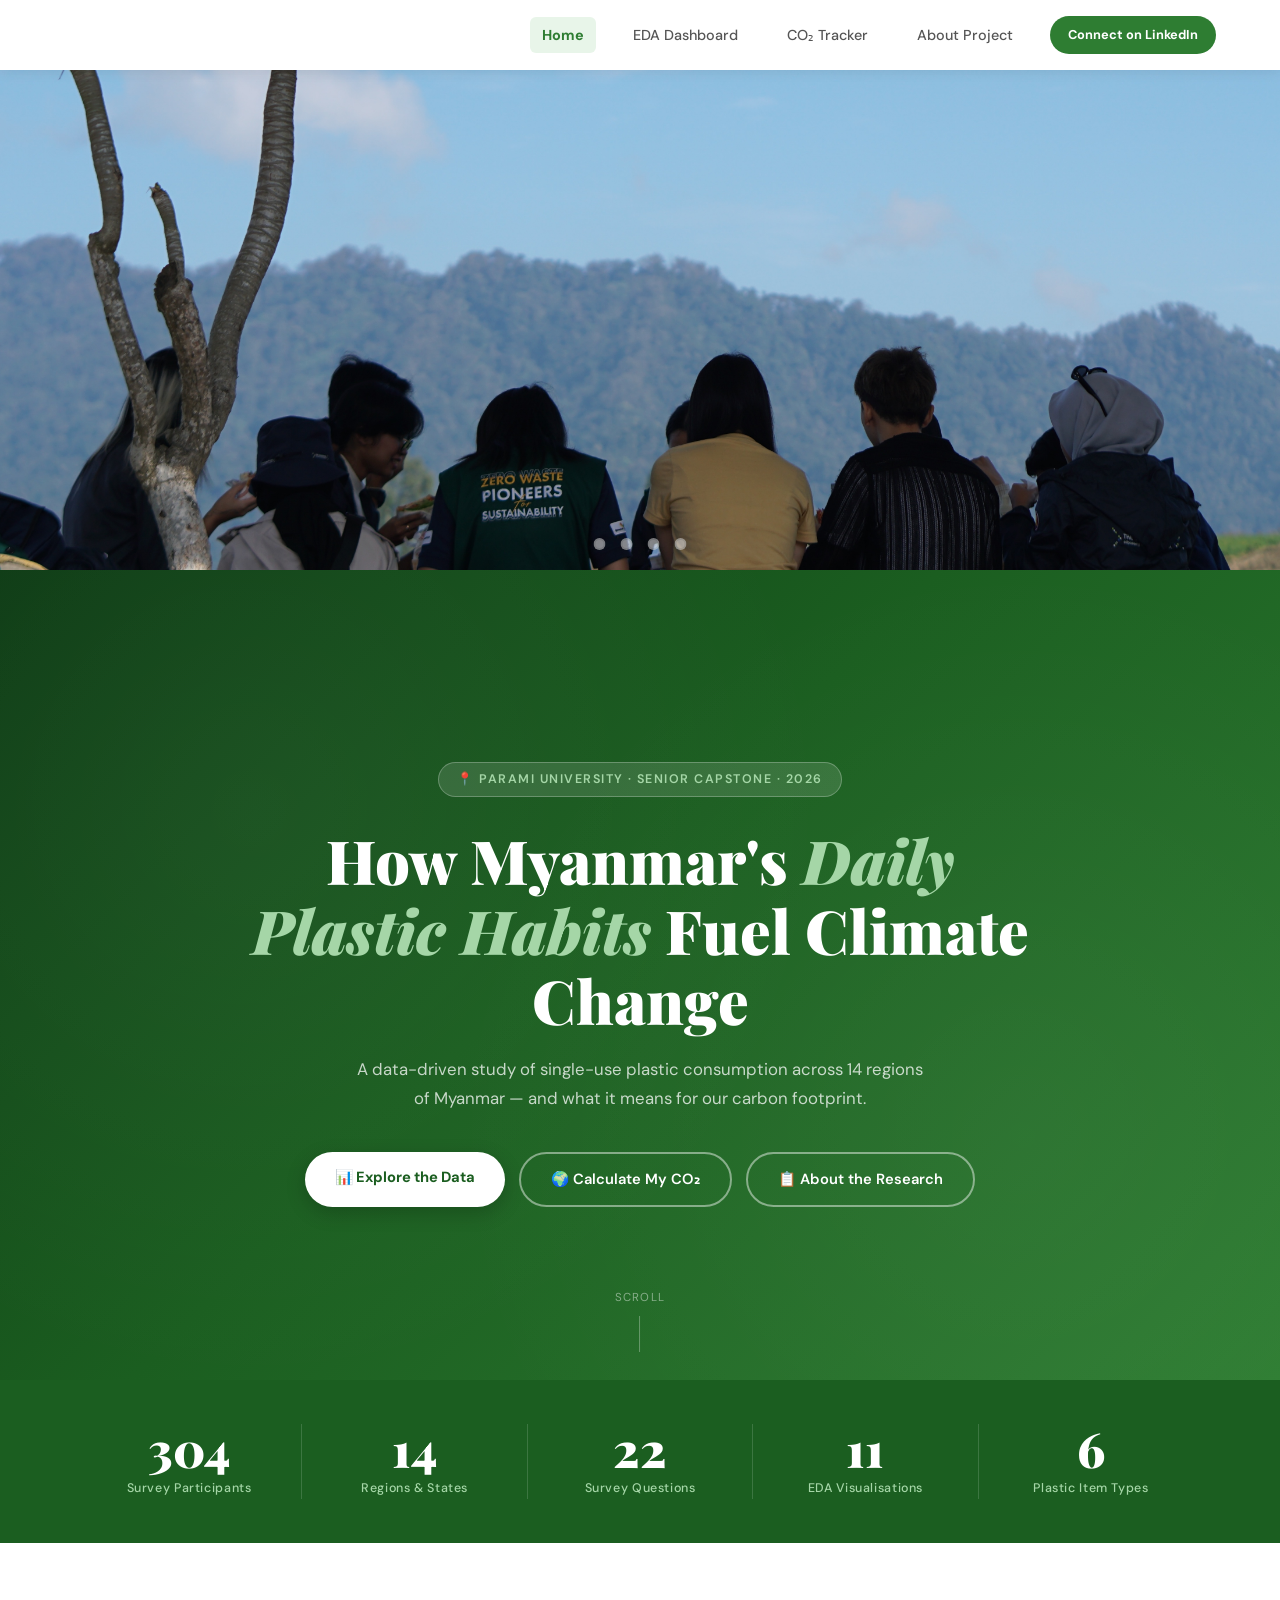
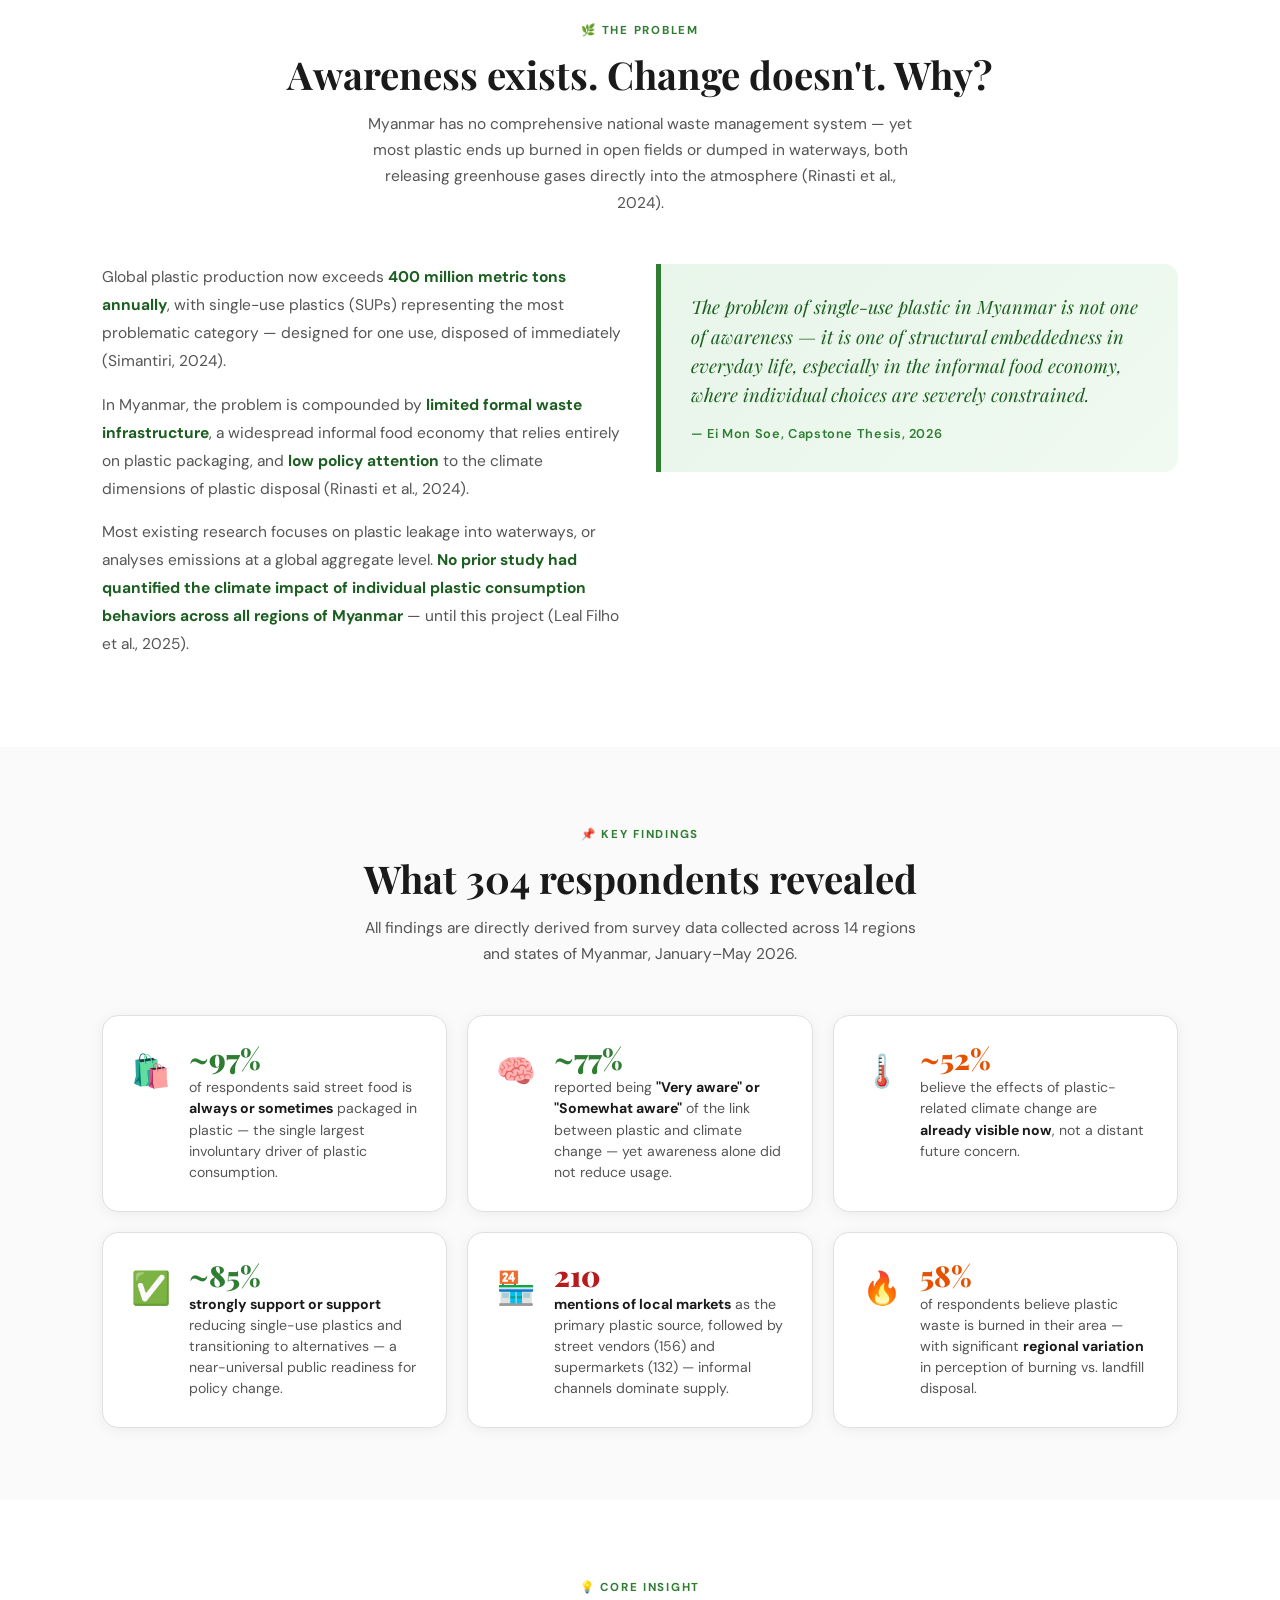
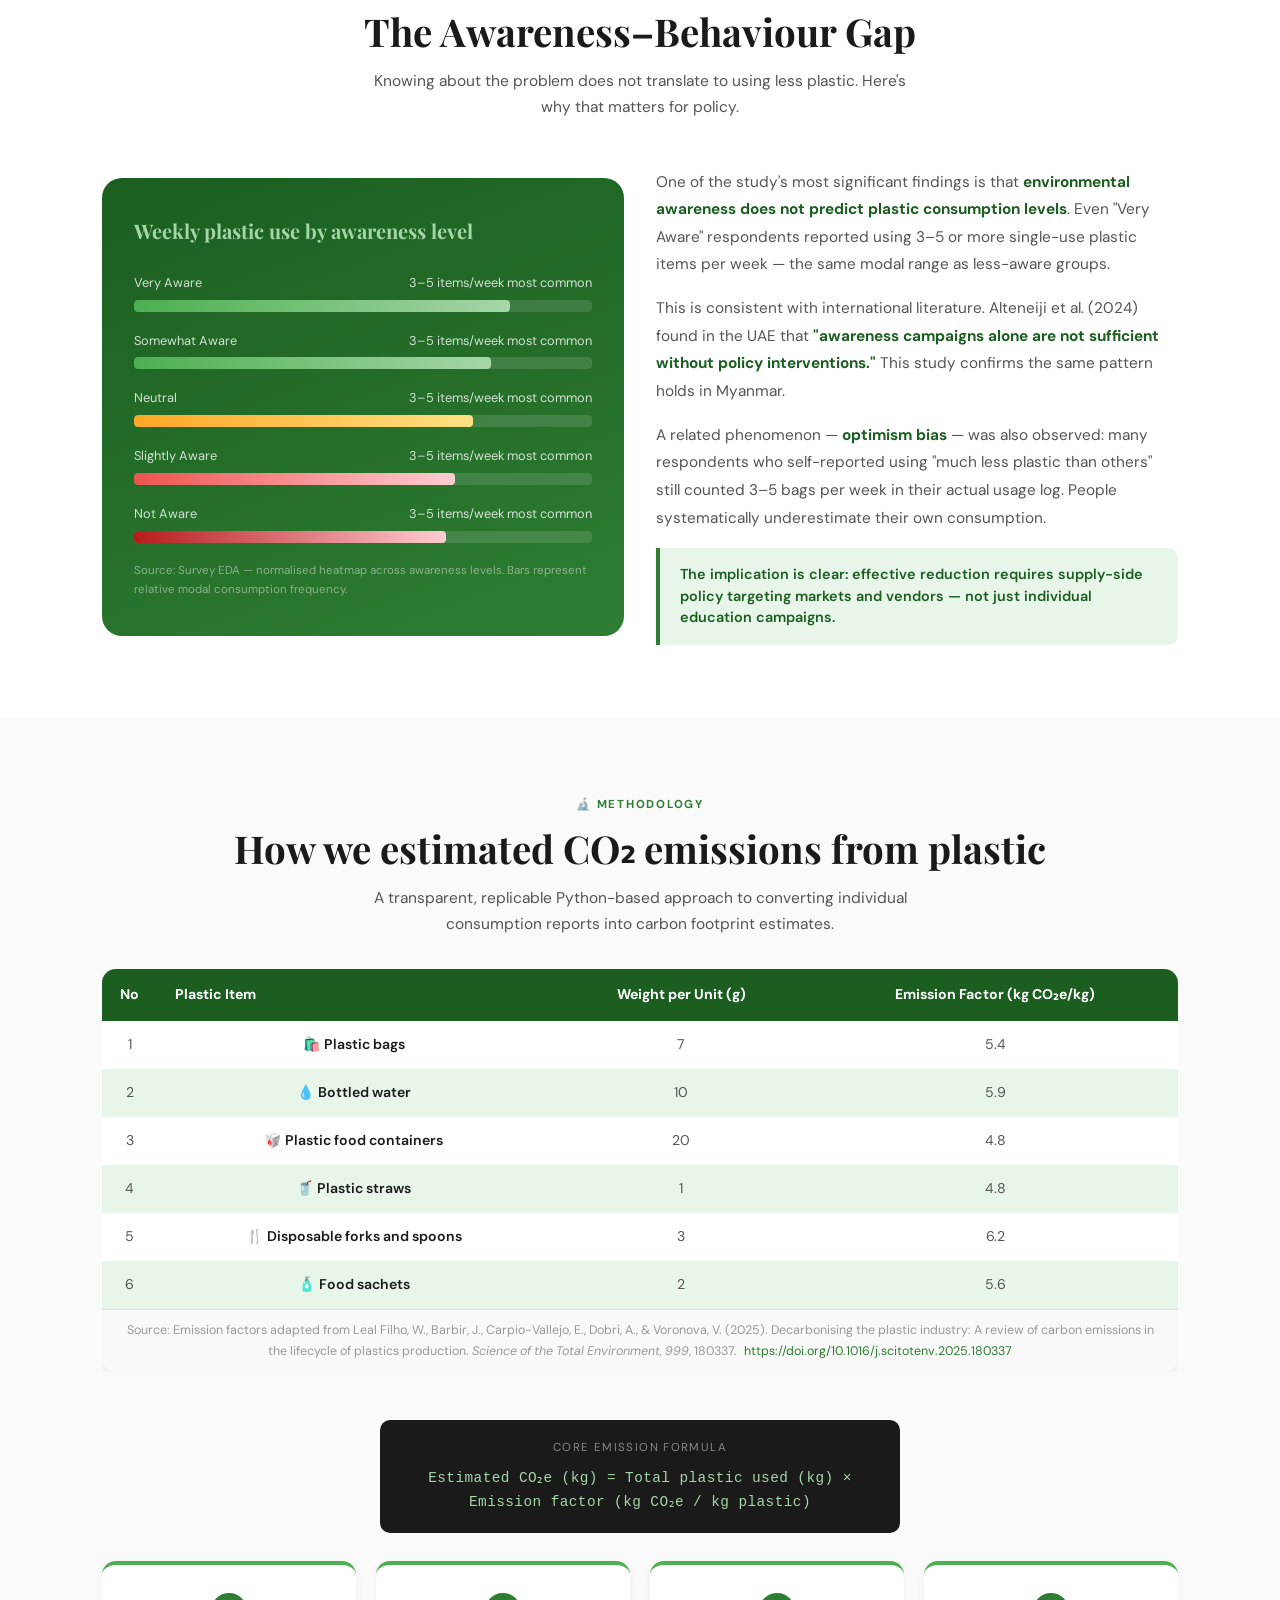
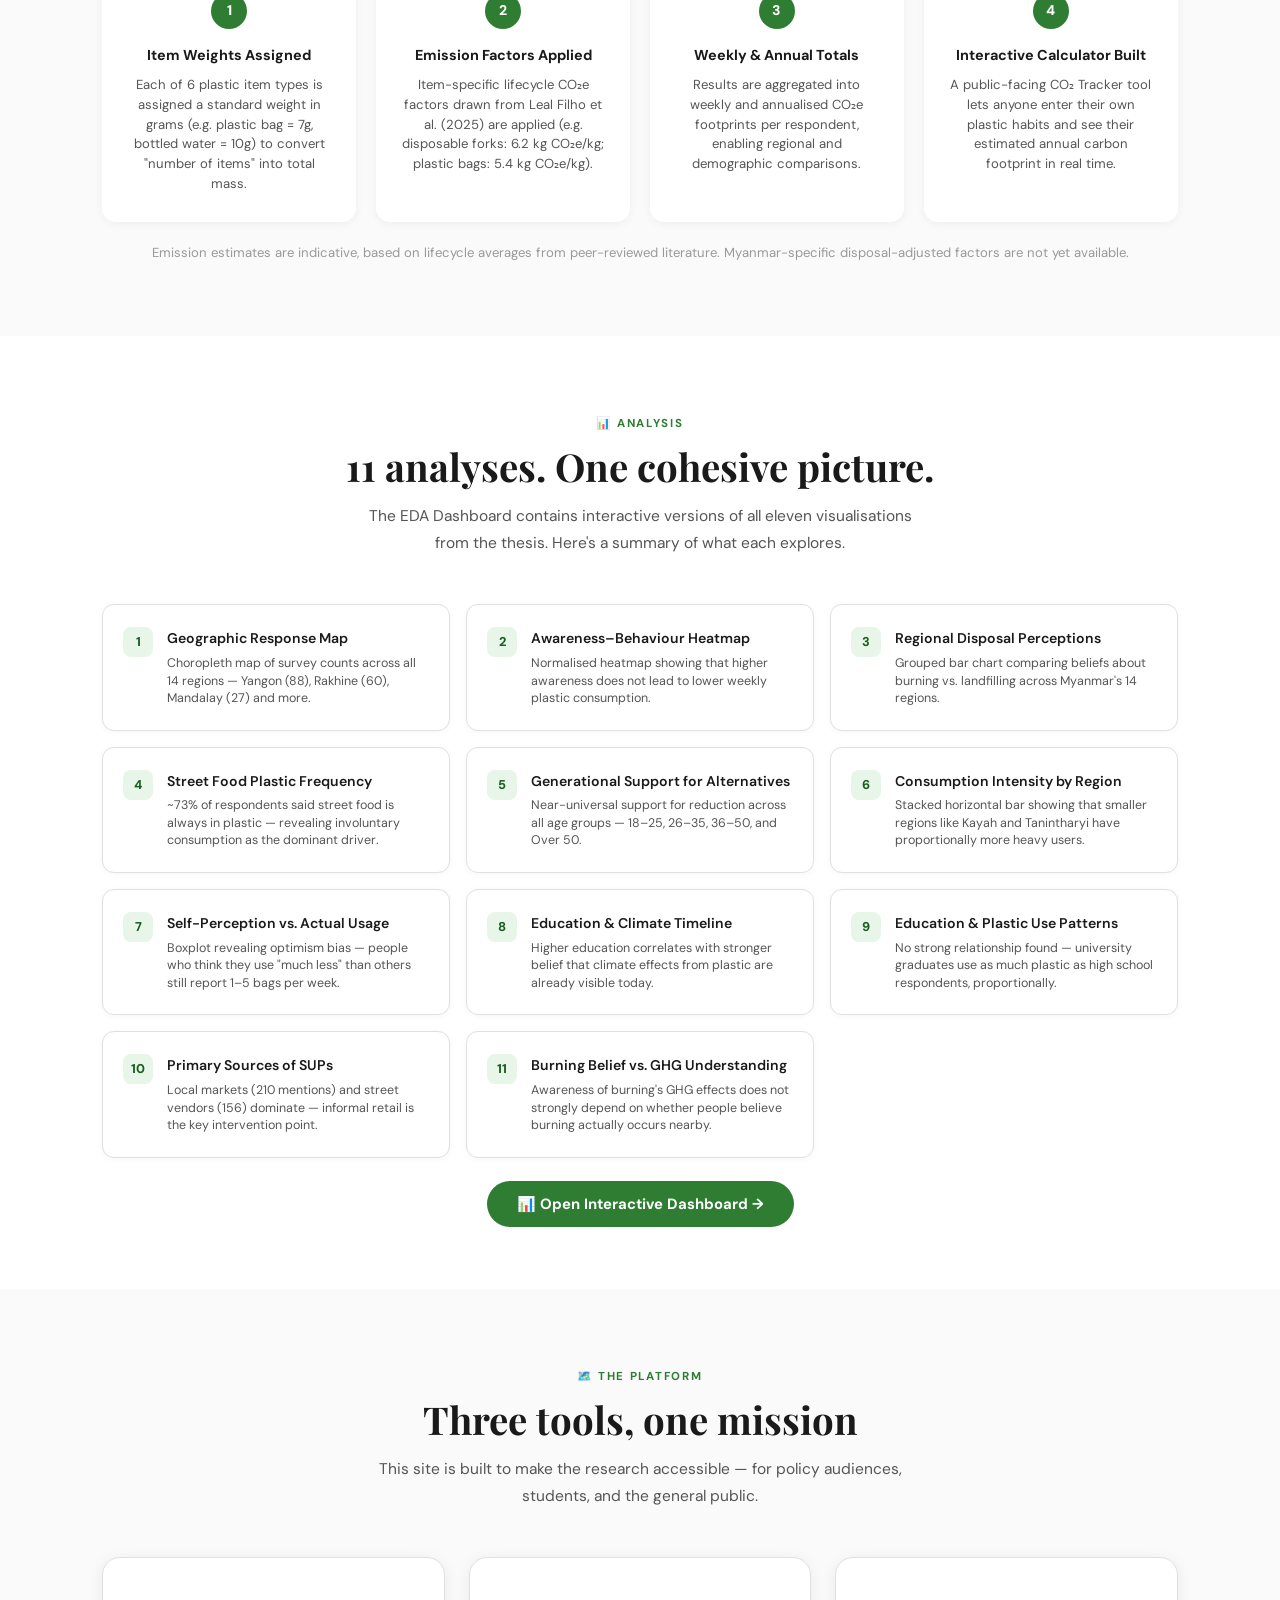
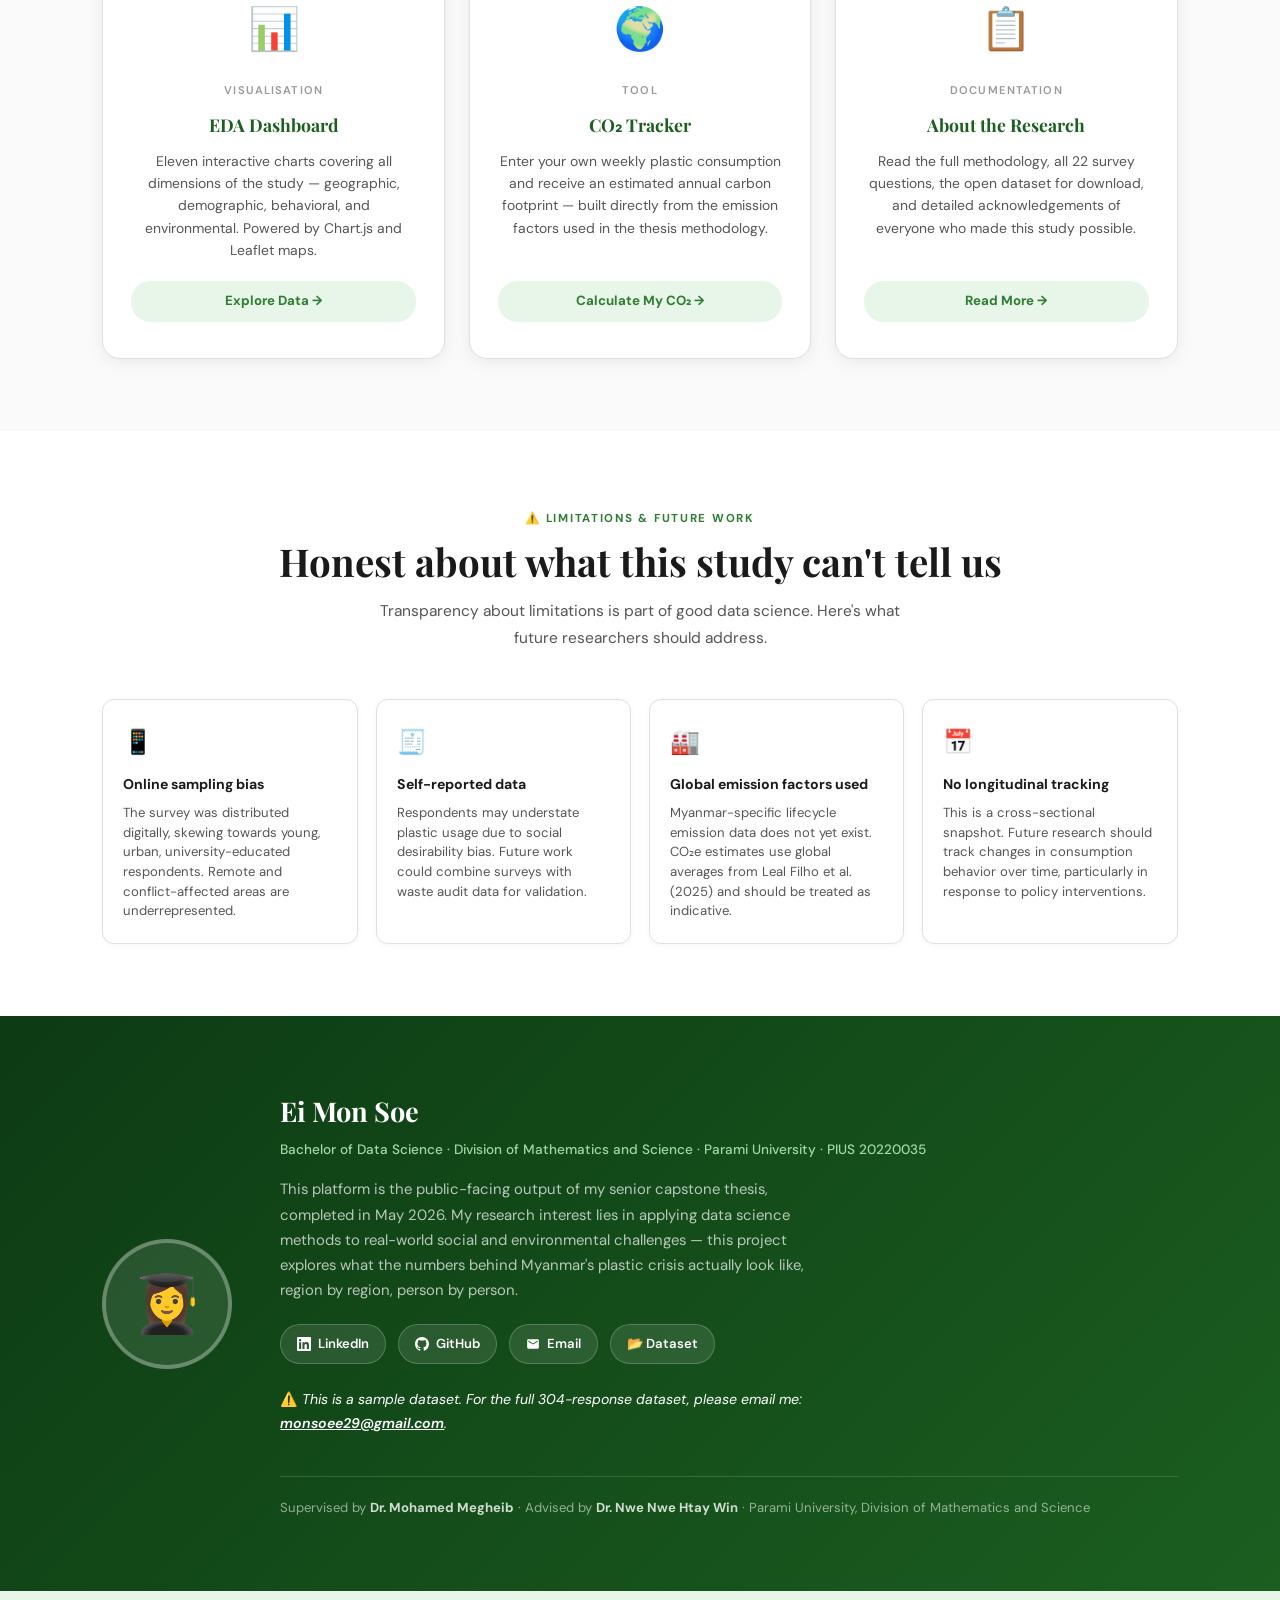
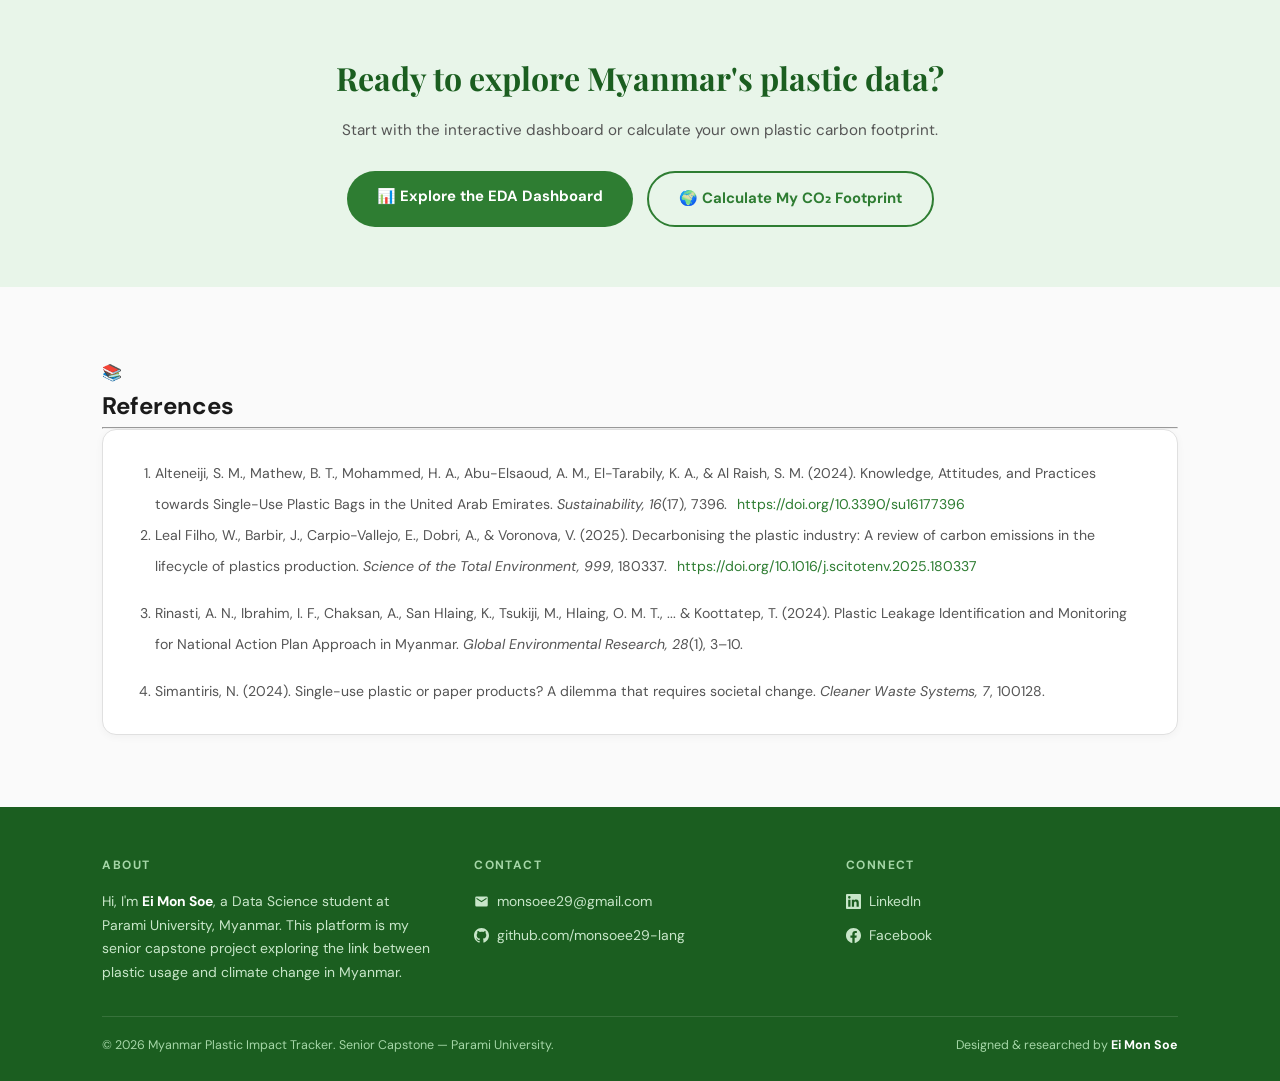
<file: index.html>
<!DOCTYPE html>
<html lang="en">
<head>
    <meta charset="UTF-8">
    <meta name="viewport" content="width=device-width, initial-scale=1.0">
    <title>Myanmar Plastic Impact Tracker</title>
    <link rel="preconnect" href="https://fonts.googleapis.com">
    <link rel="preconnect" href="https://fonts.gstatic.com" crossorigin>
    <link href="https://fonts.googleapis.com/css2?family=Playfair+Display:ital,wght@0,700;0,900;1,700&family=DM+Sans:wght@300;400;500;600&display=swap" rel="stylesheet">
    <style>
        *, *::before, *::after { box-sizing: border-box; margin: 0; padding: 0; }

        :root {
            --green-deep:  #1B5E20;
            --green-mid:   #2E7D32;
            --green-light: #4CAF50;
            --green-pale:  #E8F5E9;
            --accent:      #F9A825;
            --accent-red:  #B71C1C;
            --ink:         #1a1a1a;
            --muted:       #555;
            --rule:        #e0e0e0;
            --card-bg:     #ffffff;
            --page-bg:     #FAFAFA;
        }

        body {
            font-family: 'DM Sans', sans-serif;
            background: var(--page-bg);
            color: var(--ink);
            line-height: 1.7;
            overflow-x: hidden;
        }

        /* ── NAV ── */
        header {
            background: rgba(255,255,255,0.97);
            padding: 1rem 5%;
            display: flex;
            justify-content: flex-end;
            align-items: center;
            box-shadow: 0 2px 12px rgba(0,0,0,0.08);
            position: sticky;
            top: 0;
            z-index: 1000;
            backdrop-filter: blur(8px);
        }
        nav { display: flex; gap: 25px; align-items: center; }
        nav a { text-decoration: none; color: #555; font-weight: 500; font-size: 0.9rem; transition: all .2s; }
        nav a.nav-link { padding: 6px 12px; border-radius: 6px; }
        nav a.nav-link:hover { background: var(--green-pale); color: var(--green-mid); }
        nav a.nav-link.active { background: var(--green-pale); color: var(--green-mid); font-weight: 700; }
        .connect-btn { background: var(--green-mid); color: white !important; padding: 8px 18px; border-radius: 20px; font-size: 0.8rem; font-weight: 700 !important; transition: background .2s, transform .15s; }
        .connect-btn:hover { background: var(--green-deep); transform: translateY(-1px); }

        /* ── HERO ── */
        .hero {
            background: linear-gradient(135deg, #0d3b14 0%, #1B5E20 45%, #2E7D32 100%);
            min-height: 90vh;
            display: flex;
            flex-direction: column;
            justify-content: center;
            align-items: center;
            text-align: center;
            padding: 80px 8% 60px;
            position: relative;
            overflow: hidden;
        }
        .hero::before {
            content: '';
            position: absolute; inset: 0;
            background-image: radial-gradient(circle at 20% 30%, rgba(255,255,255,0.04) 0%, transparent 50%),
                              radial-gradient(circle at 80% 70%, rgba(255,255,255,0.04) 0%, transparent 50%);
        }
        .hero-badge {
            display: inline-block;
            background: rgba(255,255,255,0.12);
            border: 1px solid rgba(255,255,255,0.25);
            color: #A5D6A7;
            font-size: 0.78rem;
            font-weight: 600;
            letter-spacing: 0.12em;
            text-transform: uppercase;
            padding: 6px 18px;
            border-radius: 20px;
            margin-bottom: 28px;
            position: relative; z-index: 1;
        }
        .hero h1 {
            font-family: 'Playfair Display', serif;
            font-size: clamp(2.2rem, 5vw, 3.8rem);
            font-weight: 900;
            color: #fff;
            line-height: 1.15;
            max-width: 820px;
            margin-bottom: 20px;
            position: relative; z-index: 1;
        }
        .hero h1 em {
            font-style: italic;
            color: #A5D6A7;
        }
        .hero-sub {
            font-size: 1.05rem;
            color: rgba(255,255,255,0.75);
            max-width: 580px;
            margin-bottom: 40px;
            position: relative; z-index: 1;
        }
        .hero-ctas {
            display: flex; gap: 14px; flex-wrap: wrap; justify-content: center;
            position: relative; z-index: 1;
        }
        .btn-primary {
            background: #fff;
            color: var(--green-deep);
            padding: 13px 30px;
            border-radius: 30px;
            font-weight: 700;
            font-size: 0.92rem;
            text-decoration: none;
            transition: transform .2s, box-shadow .2s;
            box-shadow: 0 6px 20px rgba(0,0,0,0.2);
        }
        .btn-primary:hover { transform: translateY(-2px); box-shadow: 0 10px 28px rgba(0,0,0,0.25); }
        .btn-outline {
            background: transparent;
            color: #fff;
            padding: 13px 30px;
            border-radius: 30px;
            font-weight: 600;
            font-size: 0.92rem;
            text-decoration: none;
            border: 2px solid rgba(255,255,255,0.45);
            transition: all .2s;
        }
        .btn-outline:hover { background: rgba(255,255,255,0.1); border-color: rgba(255,255,255,0.8); }
        .hero-scroll {
            position: absolute;
            bottom: 28px;
            left: 50%;
            transform: translateX(-50%);
            display: flex; flex-direction: column; align-items: center;
            color: rgba(255,255,255,0.45);
            font-size: 0.72rem;
            letter-spacing: 0.1em;
            text-transform: uppercase;
            z-index: 1;
            animation: bounce 2s infinite;
        }
        .hero-scroll::after {
            content: '';
            display: block;
            width: 1px; height: 36px;
            background: rgba(255,255,255,0.3);
            margin-top: 8px;
        }
        @keyframes bounce { 0%,100%{transform:translateX(-50%) translateY(0)} 50%{transform:translateX(-50%) translateY(-6px)} }

        /* ── STATS BAND ── */
        .stats-band {
            background: var(--green-deep);
            padding: 44px 6%;
            display: flex;
            justify-content: center;
            align-items: center;
            gap: 0;
            flex-wrap: wrap;
        }
        .stat-item {
            text-align: center;
            padding: 0 40px;
            border-right: 1px solid rgba(255,255,255,0.15);
            flex: 1;
            min-width: 140px;
        }
        .stat-item:last-child { border-right: none; }
        .stat-num {
            font-family: 'Playfair Display', serif;
            font-size: 3rem;
            font-weight: 900;
            color: #fff;
            line-height: 1;
        }
        .stat-label {
            font-size: 0.78rem;
            color: #A5D6A7;
            margin-top: 6px;
            letter-spacing: 0.05em;
            font-weight: 500;
        }

        /* ── SECTION WRAPPER ── */
        .section { padding: 72px 8%; }
        .section-alt { background: #fff; }
        .section-header {
            text-align: center;
            margin-bottom: 48px;
        }
        .section-label-tag {
            display: inline-block;
            font-size: 0.72rem;
            font-weight: 700;
            letter-spacing: 0.15em;
            text-transform: uppercase;
            color: var(--green-mid);
            margin-bottom: 10px;
        }
        .section-header h2 {
            font-family: 'Playfair Display', serif;
            font-size: clamp(1.7rem, 3vw, 2.4rem);
            color: var(--ink);
            line-height: 1.2;
            margin-bottom: 14px;
        }
        .section-header p {
            font-size: 0.97rem;
            color: var(--muted);
            max-width: 560px;
            margin: 0 auto;
        }

        /* ── PROBLEM SECTION ── */
        .problem-layout {
            display: grid;
            grid-template-columns: 1fr 1fr;
            gap: 32px;
            align-items: start;
        }
        .problem-text p {
            font-size: 0.97rem;
            color: var(--muted);
            margin-bottom: 16px;
            line-height: 1.8;
        }
        .problem-text strong { color: var(--green-deep); }
        .problem-quote {
            background: linear-gradient(135deg, var(--green-pale) 0%, #f0faf0 100%);
            border-left: 5px solid var(--green-mid);
            border-radius: 0 14px 14px 0;
            padding: 28px 30px;
            font-family: 'Playfair Display', serif;
            font-size: 1.15rem;
            font-style: italic;
            color: var(--green-deep);
            line-height: 1.6;
            position: relative;
        }
        .problem-quote::before {
            content: '"';
            font-size: 5rem;
            color: var(--green-pale);
            position: absolute;
            top: -10px; left: 12px;
            line-height: 1;
            font-style: normal;
        }
        .problem-quote cite {
            display: block;
            font-family: 'DM Sans', sans-serif;
            font-style: normal;
            font-size: 0.8rem;
            color: var(--green-mid);
            margin-top: 14px;
            font-weight: 600;
            letter-spacing: 0.05em;
        }

        /* ── KEY FINDINGS ── */
        .findings-grid {
            display: grid;
            grid-template-columns: repeat(auto-fit, minmax(300px, 1fr));
            gap: 20px;
        }
        .finding-card {
            background: var(--card-bg);
            border-radius: 16px;
            padding: 28px;
            box-shadow: 0 2px 14px rgba(0,0,0,0.06);
            border: 1px solid var(--rule);
            display: flex;
            gap: 18px;
            align-items: flex-start;
            transition: transform .2s, box-shadow .2s;
        }
        .finding-card:hover { transform: translateY(-3px); box-shadow: 0 8px 24px rgba(0,0,0,0.1); }
        .finding-icon { font-size: 2rem; flex-shrink: 0; }
        .finding-pct {
            font-family: 'Playfair Display', serif;
            font-size: 1.8rem;
            font-weight: 900;
            line-height: 1;
            margin-bottom: 4px;
        }
        .finding-pct.green { color: var(--green-mid); }
        .finding-pct.amber { color: #E65100; }
        .finding-pct.red   { color: var(--accent-red); }
        .finding-card p {
            font-size: 0.88rem;
            color: var(--muted);
            line-height: 1.5;
            margin: 0;
        }
        .finding-card p strong { color: var(--ink); }

        /* ── CO2e METHODOLOGY ── */
        .methodology-steps {
            display: grid;
            grid-template-columns: repeat(auto-fit, minmax(220px, 1fr));
            gap: 20px;
            margin-top: 12px;
        }
        .method-step {
            background: var(--card-bg);
            border-radius: 14px;
            padding: 28px 24px;
            text-align: center;
            box-shadow: 0 2px 10px rgba(0,0,0,0.05);
            border-top: 4px solid var(--green-light);
            transition: transform .2s;
        }
        .method-step:hover { transform: translateY(-2px); }
        .step-num {
            width: 36px; height: 36px;
            border-radius: 50%;
            background: var(--green-mid);
            color: #fff;
            font-weight: 800;
            font-size: 0.88rem;
            display: flex; align-items: center; justify-content: center;
            margin: 0 auto 14px;
        }
        .method-step h4 {
            font-size: 0.9rem;
            font-weight: 700;
            color: var(--ink);
            margin-bottom: 8px;
        }
        .method-step p { font-size: 0.82rem; color: var(--muted); line-height: 1.5; }
        .formula-box {
            background: #1a1a1a;
            color: #A5D6A7;
            border-radius: 10px;
            padding: 18px 24px;
            font-family: 'Courier New', monospace;
            font-size: 0.9rem;
            text-align: center;
            margin: 28px auto;
            max-width: 520px;
            letter-spacing: 0.03em;
        }
        .formula-box .formula-label {
            font-family: 'DM Sans', sans-serif;
            font-size: 0.72rem;
            color: #888;
            letter-spacing: 0.12em;
            text-transform: uppercase;
            margin-bottom: 8px;
        }

        /* ── EDA PREVIEWS ── */
        .eda-grid {
            display: grid;
            grid-template-columns: repeat(auto-fit, minmax(260px, 1fr));
            gap: 16px;
        }
        .eda-card {
            background: var(--card-bg);
            border-radius: 12px;
            padding: 22px 20px;
            border: 1px solid var(--rule);
            box-shadow: 0 1px 6px rgba(0,0,0,0.04);
            display: flex;
            gap: 14px;
            align-items: flex-start;
            transition: all .2s;
        }
        .eda-card:hover {
            border-color: var(--green-light);
            box-shadow: 0 4px 16px rgba(46,125,50,0.12);
        }
        .eda-num {
            background: var(--green-pale);
            color: var(--green-deep);
            font-weight: 800;
            font-size: 0.8rem;
            min-width: 30px; height: 30px;
            border-radius: 8px;
            display: flex; align-items: center; justify-content: center;
            flex-shrink: 0;
        }
        .eda-card h4 { font-size: 0.88rem; font-weight: 600; color: var(--ink); margin-bottom: 4px; }
        .eda-card p { font-size: 0.78rem; color: var(--muted); line-height: 1.4; margin: 0; }

        /* ── AWARENESS-BEHAVIOUR ── */
        .awareness-layout {
            display: grid;
            grid-template-columns: 1fr 1fr;
            gap: 32px;
            align-items: center;
        }
        .aware-visual {
            background: linear-gradient(160deg, var(--green-deep) 0%, #2E7D32 100%);
            border-radius: 20px;
            padding: 36px 32px;
            color: #fff;
        }
        .aware-visual h3 {
            font-family: 'Playfair Display', serif;
            font-size: 1.25rem;
            margin-bottom: 24px;
            color: #A5D6A7;
        }
        .aware-bar-row {
            margin-bottom: 18px;
        }
        .aware-bar-top {
            display: flex;
            justify-content: space-between;
            font-size: 0.8rem;
            margin-bottom: 6px;
            color: rgba(255,255,255,0.8);
        }
        .aware-bar-track {
            background: rgba(255,255,255,0.12);
            border-radius: 4px;
            height: 12px;
            overflow: hidden;
        }
        .aware-bar-fill {
            height: 100%;
            border-radius: 4px;
        }
        .aware-text p { font-size: 0.96rem; color: var(--muted); margin-bottom: 16px; line-height: 1.8; }
        .aware-text strong { color: var(--green-deep); }
        .callout-box {
            background: var(--green-pale);
            border-left: 4px solid var(--green-mid);
            border-radius: 0 10px 10px 0;
            padding: 16px 20px;
            font-size: 0.9rem;
            color: var(--green-deep);
            font-weight: 600;
            line-height: 1.5;
        }

        /* ── PLATFORM CARDS ── */
        .platform-grid {
            display: grid;
            grid-template-columns: repeat(3, 1fr);
            gap: 24px;
        }
        .platform-card {
            background: var(--card-bg);
            border-radius: 18px;
            padding: 36px 28px;
            text-align: center;
            box-shadow: 0 3px 16px rgba(0,0,0,0.07);
            border: 1px solid var(--rule);
            transition: transform .2s, box-shadow .2s;
            display: flex;
            flex-direction: column;
        }
        .platform-card:hover { transform: translateY(-4px); box-shadow: 0 12px 32px rgba(0,0,0,0.1); }
        .platform-icon {
            font-size: 2.6rem;
            margin-bottom: 16px;
        }
        .platform-card h3 {
            font-family: 'Playfair Display', serif;
            font-size: 1.1rem;
            color: var(--green-deep);
            margin-bottom: 10px;
        }
        .platform-card p {
            font-size: 0.87rem;
            color: var(--muted);
            line-height: 1.6;
            flex: 1;
            margin-bottom: 20px;
        }
        .platform-tag {
            display: block;
            font-size: 0.7rem;
            color: #999;
            text-transform: uppercase;
            letter-spacing: 0.1em;
            margin-bottom: 10px;
            font-weight: 600;
        }
        .card-cta {
            display: inline-block;
            background: var(--green-pale);
            color: var(--green-mid);
            text-decoration: none;
            padding: 9px 20px;
            border-radius: 20px;
            font-size: 0.83rem;
            font-weight: 700;
            transition: background .2s, color .2s;
            margin-top: auto;
        }
        .card-cta:hover { background: var(--green-mid); color: #fff; }

        /* ── LIMITATIONS ── */
        .limitations-grid {
            display: grid;
            grid-template-columns: repeat(auto-fit, minmax(240px, 1fr));
            gap: 18px;
        }
        .limit-card {
            background: var(--card-bg);
            border-radius: 12px;
            padding: 22px 20px;
            border: 1px solid var(--rule);
            box-shadow: 0 1px 6px rgba(0,0,0,0.04);
        }
        .limit-card .limit-icon {
            font-size: 1.5rem;
            margin-bottom: 10px;
        }
        .limit-card h4 {
            font-size: 0.88rem;
            font-weight: 700;
            color: var(--ink);
            margin-bottom: 6px;
        }
        .limit-card p { font-size: 0.82rem; color: var(--muted); line-height: 1.5; margin: 0; }

        /* ── RESEARCHER CARD ── */
        .researcher-section {
            background: linear-gradient(135deg, #0d3b14 0%, #1B5E20 100%);
            padding: 72px 8%;
            display: flex;
            gap: 48px;
            align-items: center;
        }
        .researcher-photo {
            width: 130px; height: 130px;
            border-radius: 50%;
            border: 4px solid rgba(255,255,255,0.3);
            object-fit: cover;
            flex-shrink: 0;
            box-shadow: 0 8px 28px rgba(0,0,0,0.3);
        }
        .researcher-photo-placeholder {
            width: 130px; height: 130px;
            border-radius: 50%;
            border: 4px solid rgba(255,255,255,0.3);
            background: rgba(255,255,255,0.1);
            flex-shrink: 0;
            display: flex; align-items: center; justify-content: center;
            font-size: 3.5rem;
        }
        .researcher-info h3 {
            font-family: 'Playfair Display', serif;
            font-size: 1.7rem;
            color: #fff;
            margin-bottom: 4px;
        }
        .researcher-info .role {
            font-size: 0.85rem;
            color: #A5D6A7;
            margin-bottom: 16px;
            font-weight: 500;
        }
        .researcher-info p {
            font-size: 0.93rem;
            color: rgba(255,255,255,0.7);
            line-height: 1.7;
            max-width: 560px;
            margin-bottom: 20px;
        }
        .researcher-links { display: flex; gap: 12px; flex-wrap: wrap; }
        .researcher-link {
            display: inline-flex;
            align-items: center;
            gap: 7px;
            background: rgba(255,255,255,0.1);
            border: 1px solid rgba(255,255,255,0.2);
            color: #fff;
            text-decoration: none;
            padding: 8px 16px;
            border-radius: 20px;
            font-size: 0.82rem;
            font-weight: 600;
            transition: background .2s;
        }
        .researcher-link:hover { background: rgba(255,255,255,0.2); }
        .researcher-supervisors {
            margin-top: 20px;
            padding-top: 20px;
            border-top: 1px solid rgba(255,255,255,0.15);
            font-size: 0.82rem;
            color: rgba(255,255,255,0.55);
        }
        .researcher-supervisors strong { color: rgba(255,255,255,0.8); }

        /* ── CTA BAND ── */
        .cta-band {
            background: var(--green-pale);
            padding: 60px 8%;
            text-align: center;
        }
        .cta-band h2 {
            font-family: 'Playfair Display', serif;
            font-size: 2rem;
            color: var(--green-deep);
            margin-bottom: 12px;
        }
        .cta-band p { color: var(--muted); font-size: 0.95rem; margin-bottom: 28px; }
        .cta-buttons { display: flex; gap: 14px; justify-content: center; flex-wrap: wrap; }
        .cta-btn-green {
            background: var(--green-mid);
            color: #fff;
            text-decoration: none;
            padding: 13px 30px;
            border-radius: 28px;
            font-weight: 700;
            font-size: 0.93rem;
            transition: all .2s;
        }
        .cta-btn-green:hover { background: var(--green-deep); transform: translateY(-1px); }
        .cta-btn-outline-green {
            background: transparent;
            color: var(--green-mid);
            text-decoration: none;
            padding: 13px 30px;
            border-radius: 28px;
            font-weight: 700;
            font-size: 0.93rem;
            border: 2px solid var(--green-mid);
            transition: all .2s;
        }
        .cta-btn-outline-green:hover { background: var(--green-mid); color: #fff; }

        /* ── FOOTER ── */
        footer {
            background: #1B5E20;
            color: #fff;
            padding: 48px 8% 24px;
        }
        .footer-grid {
            display: flex;
            justify-content: space-between;
            gap: 40px;
            flex-wrap: wrap;
            margin-bottom: 32px;
        }
        .footer-col { flex: 1; min-width: 200px; }
        .footer-col h4 {
            color: #A5D6A7;
            font-size: 0.75rem;
            text-transform: uppercase;
            letter-spacing: 0.12em;
            margin-bottom: 14px;
            font-weight: 700;
        }
        .footer-col p { font-size: 0.87rem; color: #C8E6C9; line-height: 1.7; }
        .footer-link {
            display: flex; align-items: center; gap: 8px;
            color: #C8E6C9; text-decoration: none;
            font-size: 0.87rem; margin-bottom: 10px;
            transition: color .2s;
        }
        .footer-link:hover { color: #fff; }
        .footer-bottom {
            border-top: 1px solid rgba(255,255,255,0.12);
            padding-top: 18px;
            display: flex; justify-content: space-between; align-items: center; flex-wrap: wrap; gap: 10px;
        }
        .footer-bottom p { margin: 0; font-size: 0.78rem; color: #A5D6A7; }

        /* ── RESPONSIVE ── */
        @media (max-width: 768px) {
            .problem-layout, .awareness-layout { grid-template-columns: 1fr; }
            .platform-grid { grid-template-columns: 1fr; }
            .researcher-section { flex-direction: column; text-align: center; }
            .researcher-links { justify-content: center; }
            .stat-item { padding: 16px 20px; border-right: none; border-bottom: 1px solid rgba(255,255,255,0.1); }
            .stat-item:last-child { border-bottom: none; }
        }
        @media (max-width: 500px) {
            .hero h1 { font-size: 1.9rem; }
        }
    </style>
</head>
<body>

    <!-- NAV -->
    <header>
        <nav>
            <a href="index.html"     class="nav-link active">Home</a>
            <a href="dashboard.html" class="nav-link">EDA Dashboard</a>
            <a href="tracker.html"   class="nav-link">CO₂ Tracker</a>
            <a href="research.html"  class="nav-link">About Project</a>
            <a href="https://www.linkedin.com/in/ei-mon-soe-6aa022257/" class="connect-btn">Connect on LinkedIn</a>
        </nav>
    </header>

    <!-- SLIDER -->
<div class="slider-container" style="position:relative;width:100%;height:500px;overflow:hidden;">
    <div class="slides" id="slide-track" style="display:flex;width:400%;height:100%;transition:transform 0.6s cubic-bezier(0.4,0,0.2,1);">
        <img src="images/header1.png" class="slide" alt="Header 1" style="width:25%;height:100%;object-fit:cover;">
        <img src="images/header2.png" class="slide" alt="Header 2" style="width:25%;height:100%;object-fit:cover;">
        <img src="images/header3.png" class="slide" alt="Header 3" style="width:25%;height:100%;object-fit:cover;">
        <img src="images/header4.png" class="slide" alt="Header 4" style="width:25%;height:100%;object-fit:cover;">
    </div>

    <div class="dots-container" style="position:absolute;bottom:20px;left:50%;transform:translateX(-50%);display:flex;gap:15px;z-index:10;">
        <div class="dot active" onclick="currentSlide(0)" style="width:12px;height:12px;background:rgba(255,255,255,0.5);border-radius:50%;cursor:pointer;border:2px solid rgba(0,0,0,0.1);transition:all 0.3s ease;"></div>
        <div class="dot" onclick="currentSlide(1)" style="width:12px;height:12px;background:rgba(255,255,255,0.5);border-radius:50%;cursor:pointer;border:2px solid rgba(0,0,0,0.1);transition:all 0.3s ease;"></div>
        <div class="dot" onclick="currentSlide(2)" style="width:12px;height:12px;background:rgba(255,255,255,0.5);border-radius:50%;cursor:pointer;border:2px solid rgba(0,0,0,0.1);transition:all 0.3s ease;"></div>
        <div class="dot" onclick="currentSlide(3)" style="width:12px;height:12px;background:rgba(255,255,255,0.5);border-radius:50%;cursor:pointer;border:2px solid rgba(0,0,0,0.1);transition:all 0.3s ease;"></div>
    </div>
</div>

<script>
    let currentIndex = 0;
    const track = document.getElementById('slide-track');
    const dots = document.querySelectorAll('.dot');
    const totalSlides = 4;

    function updateSlider(index) {
        currentIndex = index;
        track.style.transform = `translateX(${currentIndex * -25}%)`;
        dots.forEach(dot => dot.classList.remove('active'));
        dots[currentIndex].style.background = '#2E7D32';
        dots[currentIndex].style.transform = 'scale(1.3)';
        dots[currentIndex].style.borderColor = 'white';
        dots.forEach((dot, i) => {
            if (i !== currentIndex) {
                dot.style.background = 'rgba(255,255,255,0.5)';
                dot.style.transform = 'scale(1)';
                dot.style.borderColor = 'rgba(0,0,0,0.1)';
            }
        });
    }

    function currentSlide(index) {
        updateSlider(index);
        resetTimer();
    }

    function autoMove() {
        currentIndex = (currentIndex + 1) % totalSlides;
        updateSlider(currentIndex);
    }

    let slideInterval = setInterval(autoMove, 4000);

    function resetTimer() {
        clearInterval(slideInterval);
        slideInterval = setInterval(autoMove, 4000);
    }
</script>

    <!-- HERO -->
    <section class="hero">
        <span class="hero-badge">📍 Parami University · Senior Capstone · 2026</span>
        <h1>How Myanmar's <em>Daily Plastic Habits</em> Fuel Climate Change</h1>
        <p class="hero-sub">A data-driven study of single-use plastic consumption across 14 regions of Myanmar — and what it means for our carbon footprint.</p>
        <div class="hero-ctas">
            <a href="dashboard.html" class="btn-primary">📊 Explore the Data</a>
            <a href="tracker.html"   class="btn-outline">🌍 Calculate My CO₂</a>
            <a href="research.html"  class="btn-outline">📋 About the Research</a>
        </div>
        <div class="hero-scroll">Scroll</div>
    </section>

    <!-- STATS BAND -->
    <div class="stats-band">
        <div class="stat-item">
            <div class="stat-num">304</div>
            <div class="stat-label">Survey Participants</div>
        </div>
        <div class="stat-item">
            <div class="stat-num">14</div>
            <div class="stat-label">Regions & States</div>
        </div>
        <div class="stat-item">
            <div class="stat-num">22</div>
            <div class="stat-label">Survey Questions</div>
        </div>
        <div class="stat-item">
            <div class="stat-num">11</div>
            <div class="stat-label">EDA Visualisations</div>
        </div>
        <div class="stat-item">
            <div class="stat-num">6</div>
            <div class="stat-label">Plastic Item Types</div>
        </div>
    </div>

    <!-- PROBLEM STATEMENT -->
    <section class="section section-alt">
        <div class="section-header">
            <span class="section-label-tag">🌿 The Problem</span>
            <h2>Awareness exists. Change doesn't. Why?</h2>
            <p>Myanmar has no comprehensive national waste management system — yet most plastic ends up burned in open fields or dumped in waterways, both releasing greenhouse gases directly into the atmosphere (Rinasti et al., 2024).</p>
        </div>
        <div class="problem-layout">
            <div class="problem-text">
                <p>Global plastic production now exceeds <strong>400 million metric tons annually</strong>, with single-use plastics (SUPs) representing the most problematic category — designed for one use, disposed of immediately (Simantiri, 2024).</p>
                <p>In Myanmar, the problem is compounded by <strong>limited formal waste infrastructure</strong>, a widespread informal food economy that relies entirely on plastic packaging, and <strong>low policy attention</strong> to the climate dimensions of plastic disposal (Rinasti et al., 2024).</p>
                <p>Most existing research focuses on plastic leakage into waterways, or analyses emissions at a global aggregate level. <strong>No prior study had quantified the climate impact of individual plastic consumption behaviors across all regions of Myanmar</strong> — until this project (Leal Filho et al., 2025).</p>
            </div>
            <div class="problem-quote">
                The problem of single-use plastic in Myanmar is not one of awareness — it is one of structural embeddedness in everyday life, especially in the informal food economy, where individual choices are severely constrained.
                <cite>— Ei Mon Soe, Capstone Thesis, 2026</cite>
            </div>
        </div>
    </section>

    <!-- KEY FINDINGS -->
    <section class="section">
        <div class="section-header">
            <span class="section-label-tag">📌 Key Findings</span>
            <h2>What 304 respondents revealed</h2>
            <p>All findings are directly derived from survey data collected across 14 regions and states of Myanmar, January–May 2026.</p>
        </div>
        <div class="findings-grid">
            <div class="finding-card">
                <div class="finding-icon">🛍️</div>
                <div>
                    <div class="finding-pct green">~97%</div>
                    <p>of respondents said street food is <strong>always or sometimes</strong> packaged in plastic — the single largest involuntary driver of plastic consumption.</p>
                </div>
            </div>
            <div class="finding-card">
                <div class="finding-icon">🧠</div>
                <div>
                    <div class="finding-pct green">~77%</div>
                    <p>reported being <strong>"Very aware" or "Somewhat aware"</strong> of the link between plastic and climate change — yet awareness alone did not reduce usage.</p>
                </div>
            </div>
            <div class="finding-card">
                <div class="finding-icon">🌡️</div>
                <div>
                    <div class="finding-pct amber">~52%</div>
                    <p>believe the effects of plastic-related climate change are <strong>already visible now</strong>, not a distant future concern.</p>
                </div>
            </div>
            <div class="finding-card">
                <div class="finding-icon">✅</div>
                <div>
                    <div class="finding-pct green">~85%</div>
                    <p><strong>strongly support or support</strong> reducing single-use plastics and transitioning to alternatives — a near-universal public readiness for policy change.</p>
                </div>
            </div>
            <div class="finding-card">
                <div class="finding-icon">🏪</div>
                <div>
                    <div class="finding-pct red">210</div>
                    <p><strong>mentions of local markets</strong> as the primary plastic source, followed by street vendors (156) and supermarkets (132) — informal channels dominate supply.</p>
                </div>
            </div>
            <div class="finding-card">
                <div class="finding-icon">🔥</div>
                <div>
                    <div class="finding-pct amber">58%</div>
                    <p>of respondents believe plastic waste is burned in their area — with significant <strong>regional variation</strong> in perception of burning vs. landfill disposal.</p>
                </div>
            </div>
        </div>
    </section>

    <!-- AWARENESS-BEHAVIOUR GAP -->
    <section class="section section-alt">
        <div class="section-header">
            <span class="section-label-tag">💡 Core Insight</span>
            <h2>The Awareness–Behaviour Gap</h2>
            <p>Knowing about the problem does not translate to using less plastic. Here's why that matters for policy.</p>
        </div>
        <div class="awareness-layout">
            <div class="aware-visual">
                <h3>Weekly plastic use by awareness level</h3>

                <div class="aware-bar-row">
                    <div class="aware-bar-top"><span>Very Aware</span><span>3–5 items/week most common</span></div>
                    <div class="aware-bar-track"><div class="aware-bar-fill" style="width:82%;background:linear-gradient(90deg,#4CAF50,#A5D6A7)"></div></div>
                </div>
                <div class="aware-bar-row">
                    <div class="aware-bar-top"><span>Somewhat Aware</span><span>3–5 items/week most common</span></div>
                    <div class="aware-bar-track"><div class="aware-bar-fill" style="width:78%;background:linear-gradient(90deg,#4CAF50,#A5D6A7)"></div></div>
                </div>
                <div class="aware-bar-row">
                    <div class="aware-bar-top"><span>Neutral</span><span>3–5 items/week most common</span></div>
                    <div class="aware-bar-track"><div class="aware-bar-fill" style="width:74%;background:linear-gradient(90deg,#FFA726,#FFE082)"></div></div>
                </div>
                <div class="aware-bar-row">
                    <div class="aware-bar-top"><span>Slightly Aware</span><span>3–5 items/week most common</span></div>
                    <div class="aware-bar-track"><div class="aware-bar-fill" style="width:70%;background:linear-gradient(90deg,#EF5350,#FFCDD2)"></div></div>
                </div>
                <div class="aware-bar-row">
                    <div class="aware-bar-top"><span>Not Aware</span><span>3–5 items/week most common</span></div>
                    <div class="aware-bar-track"><div class="aware-bar-fill" style="width:68%;background:linear-gradient(90deg,#B71C1C,#FFCDD2)"></div></div>
                </div>
                <p style="font-size:0.72rem;color:rgba(255,255,255,0.45);margin-top:16px;">Source: Survey EDA — normalised heatmap across awareness levels. Bars represent relative modal consumption frequency.</p>
            </div>
            <div class="aware-text">
                <p>One of the study's most significant findings is that <strong>environmental awareness does not predict plastic consumption levels</strong>. Even "Very Aware" respondents reported using 3–5 or more single-use plastic items per week — the same modal range as less-aware groups.</p>
                <p>This is consistent with international literature. Alteneiji et al. (2024) found in the UAE that <strong>"awareness campaigns alone are not sufficient without policy interventions."</strong> This study confirms the same pattern holds in Myanmar.</p>
                <p>A related phenomenon — <strong>optimism bias</strong> — was also observed: many respondents who self-reported using "much less plastic than others" still counted 3–5 bags per week in their actual usage log. People systematically underestimate their own consumption.</p>
                <div class="callout-box">
                    The implication is clear: effective reduction requires supply-side policy targeting markets and vendors — not just individual education campaigns.
                </div>
            </div>
        </div>
    </section>

    <!-- CO2e METHODOLOGY -->
    <section class="section">
        <div class="section-header">
            <span class="section-label-tag">🔬 Methodology</span>
            <h2>How we estimated CO₂ emissions from plastic</h2>
            <p>A transparent, replicable Python-based approach to converting individual consumption reports into carbon footprint estimates.</p>
            <!-- Emission Factors Table -->
<div style="overflow-x: auto; margin: 32px 0;">
    <table style="width: 100%; border-collapse: collapse; font-size: 0.88rem; background: var(--card-bg); border-radius: 14px; overflow: hidden; box-shadow: 0 2px 10px rgba(0,0,0,0.06);">
        
        <!-- Header -->
        <thead>
            <tr style="background: var(--green-deep); color: #fff;">
                <th style="padding: 14px 18px; text-align: center; font-weight: 700; width: 50px;">No</th>
                <th style="padding: 14px 18px; text-align: left; font-weight: 700;">Plastic Item</th>
                <th style="padding: 14px 18px; text-align: center; font-weight: 700;">Weight per Unit (g)</th>
                <th style="padding: 14px 18px; text-align: center; font-weight: 700;">Emission Factor (kg CO₂e/kg)</th>
            </tr>
        </thead>

        <!-- Body -->
        <tbody>
            <tr style="background: #fff;">
                <td style="padding: 12px 18px; text-align: center; color: var(--muted);">1</td>
                <td style="padding: 12px 18px; font-weight: 600; color: var(--ink);">🛍️ Plastic bags</td>
                <td style="padding: 12px 18px; text-align: center; color: var(--muted);">7</td>
                <td style="padding: 12px 18px; text-align: center; color: var(--muted);">5.4</td>
            </tr>
            <tr style="background: var(--green-pale);">
                <td style="padding: 12px 18px; text-align: center; color: var(--muted);">2</td>
                <td style="padding: 12px 18px; font-weight: 600; color: var(--ink);">💧 Bottled water</td>
                <td style="padding: 12px 18px; text-align: center; color: var(--muted);">10</td>
                <td style="padding: 12px 18px; text-align: center; color: var(--muted);">5.9</td>
            </tr>
            <tr style="background: #fff;">
                <td style="padding: 12px 18px; text-align: center; color: var(--muted);">3</td>
                <td style="padding: 12px 18px; font-weight: 600; color: var(--ink);">🥡 Plastic food containers</td>
                <td style="padding: 12px 18px; text-align: center; color: var(--muted);">20</td>
                <td style="padding: 12px 18px; text-align: center; color: var(--muted);">4.8</td>
            </tr>
            <tr style="background: var(--green-pale);">
                <td style="padding: 12px 18px; text-align: center; color: var(--muted);">4</td>
                <td style="padding: 12px 18px; font-weight: 600; color: var(--ink);">🥤 Plastic straws</td>
                <td style="padding: 12px 18px; text-align: center; color: var(--muted);">1</td>
                <td style="padding: 12px 18px; text-align: center; color: var(--muted);">4.8</td>
            </tr>
            <tr style="background: #fff;">
                <td style="padding: 12px 18px; text-align: center; color: var(--muted);">5</td>
                <td style="padding: 12px 18px; font-weight: 600; color: var(--ink);">🍴 Disposable forks and spoons</td>
                <td style="padding: 12px 18px; text-align: center; color: var(--muted);">3</td>
                <td style="padding: 12px 18px; text-align: center; color: var(--muted);">6.2</td>
            </tr>
            <tr style="background: var(--green-pale);">
                <td style="padding: 12px 18px; text-align: center; color: var(--muted);">6</td>
                <td style="padding: 12px 18px; font-weight: 600; color: var(--ink);">🧴 Food sachets</td>
                <td style="padding: 12px 18px; text-align: center; color: var(--muted);">2</td>
                <td style="padding: 12px 18px; text-align: center; color: var(--muted);">5.6</td>
            </tr>
        </tbody>

        <!-- Footer note -->
        <tfoot>
    <tr style="background: #f9f9f9; border-top: 1px solid var(--rule);">
        <td colspan="4" style="padding: 10px 18px; font-size: 0.78rem; color: #999;">
            Source: Emission factors adapted from Leal Filho, W., Barbir, J., Carpio-Vallejo, E., Dobri, A., & Voronova, V. (2025). Decarbonising the plastic industry: A review of carbon emissions in the lifecycle of plastics production. <em>Science of the Total Environment, 999</em>, 180337.
            <a href="https://doi.org/10.1016/j.scitotenv.2025.180337" target="_blank" style="color: var(--green-mid); text-decoration: none; margin-left: 4px;">https://doi.org/10.1016/j.scitotenv.2025.180337</a>
        </td>
    </tr>
</tfoot>

    </table>
</div>
        </div>

        <div class="formula-box">
            <div class="formula-label">Core Emission Formula</div>
            Estimated CO₂e (kg) = Total plastic used (kg) × Emission factor (kg CO₂e / kg plastic)
        </div>

        <div class="methodology-steps">
            <div class="method-step">
                <div class="step-num">1</div>
                <h4>Item Weights Assigned</h4>
                <p>Each of 6 plastic item types is assigned a standard weight in grams (e.g. plastic bag = 7g, bottled water = 10g) to convert "number of items" into total mass.</p>
            </div>
            <div class="method-step">
                <div class="step-num">2</div>
                <h4>Emission Factors Applied</h4>
                <p>Item-specific lifecycle CO₂e factors drawn from Leal Filho et al. (2025) are applied (e.g. disposable forks: 6.2 kg CO₂e/kg; plastic bags: 5.4 kg CO₂e/kg).</p>
            </div>
            <div class="method-step">
                <div class="step-num">3</div>
                <h4>Weekly & Annual Totals</h4>
                <p>Results are aggregated into weekly and annualised CO₂e footprints per respondent, enabling regional and demographic comparisons.</p>
            </div>
            <div class="method-step">
                <div class="step-num">4</div>
                <h4>Interactive Calculator Built</h4>
                <p>A public-facing CO₂ Tracker tool lets anyone enter their own plastic habits and see their estimated annual carbon footprint in real time.</p>
            </div>
        </div>
        <p style="text-align:center;font-size:0.82rem;color:#999;margin-top:20px;">Emission estimates are indicative, based on lifecycle averages from peer-reviewed literature. Myanmar-specific disposal-adjusted factors are not yet available.</p>
    </section>

    <!-- 11 EDA ANALYSES -->
    <section class="section section-alt">
        <div class="section-header">
            <span class="section-label-tag">📊 Analysis</span>
            <h2>11 analyses. One cohesive picture.</h2>
            <p>The EDA Dashboard contains interactive versions of all eleven visualisations from the thesis. Here's a summary of what each explores.</p>
        </div>
        <div class="eda-grid">
            <div class="eda-card">
                <div class="eda-num">1</div>
                <div>
                    <h4>Geographic Response Map</h4>
                    <p>Choropleth map of survey counts across all 14 regions — Yangon (88), Rakhine (60), Mandalay (27) and more.</p>
                </div>
            </div>
            <div class="eda-card">
                <div class="eda-num">2</div>
                <div>
                    <h4>Awareness–Behaviour Heatmap</h4>
                    <p>Normalised heatmap showing that higher awareness does not lead to lower weekly plastic consumption.</p>
                </div>
            </div>
            <div class="eda-card">
                <div class="eda-num">3</div>
                <div>
                    <h4>Regional Disposal Perceptions</h4>
                    <p>Grouped bar chart comparing beliefs about burning vs. landfilling across Myanmar's 14 regions.</p>
                </div>
            </div>
            <div class="eda-card">
                <div class="eda-num">4</div>
                <div>
                    <h4>Street Food Plastic Frequency</h4>
                    <p>~73% of respondents said street food is always in plastic — revealing involuntary consumption as the dominant driver.</p>
                </div>
            </div>
            <div class="eda-card">
                <div class="eda-num">5</div>
                <div>
                    <h4>Generational Support for Alternatives</h4>
                    <p>Near-universal support for reduction across all age groups — 18–25, 26–35, 36–50, and Over 50.</p>
                </div>
            </div>
            <div class="eda-card">
                <div class="eda-num">6</div>
                <div>
                    <h4>Consumption Intensity by Region</h4>
                    <p>Stacked horizontal bar showing that smaller regions like Kayah and Tanintharyi have proportionally more heavy users.</p>
                </div>
            </div>
            <div class="eda-card">
                <div class="eda-num">7</div>
                <div>
                    <h4>Self-Perception vs. Actual Usage</h4>
                    <p>Boxplot revealing optimism bias — people who think they use "much less" than others still report 1–5 bags per week.</p>
                </div>
            </div>
            <div class="eda-card">
                <div class="eda-num">8</div>
                <div>
                    <h4>Education & Climate Timeline</h4>
                    <p>Higher education correlates with stronger belief that climate effects from plastic are already visible today.</p>
                </div>
            </div>
            <div class="eda-card">
                <div class="eda-num">9</div>
                <div>
                    <h4>Education & Plastic Use Patterns</h4>
                    <p>No strong relationship found — university graduates use as much plastic as high school respondents, proportionally.</p>
                </div>
            </div>
            <div class="eda-card">
                <div class="eda-num">10</div>
                <div>
                    <h4>Primary Sources of SUPs</h4>
                    <p>Local markets (210 mentions) and street vendors (156) dominate — informal retail is the key intervention point.</p>
                </div>
            </div>
            <div class="eda-card">
                <div class="eda-num">11</div>
                <div>
                    <h4>Burning Belief vs. GHG Understanding</h4>
                    <p>Awareness of burning's GHG effects does not strongly depend on whether people believe burning actually occurs nearby.</p>
                </div>
            </div>
        </div>
        <div style="text-align:center;margin-top:32px;">
            <a href="dashboard.html" class="cta-btn-green">📊 Open Interactive Dashboard →</a>
        </div>
    </section>

    <!-- PLATFORM GUIDE -->
    <section class="section">
        <div class="section-header">
            <span class="section-label-tag">🗺️ The Platform</span>
            <h2>Three tools, one mission</h2>
            <p>This site is built to make the research accessible — for policy audiences, students, and the general public.</p>
        </div>
        <div class="platform-grid">
            <div class="platform-card">
                <div class="platform-icon">📊</div>
                <span class="platform-tag">Visualisation</span>
                <h3>EDA Dashboard</h3>
                <p>Eleven interactive charts covering all dimensions of the study — geographic, demographic, behavioral, and environmental. Powered by Chart.js and Leaflet maps.</p>
                <a href="dashboard.html" class="card-cta">Explore Data →</a>
            </div>
            <div class="platform-card">
                <div class="platform-icon">🌍</div>
                <span class="platform-tag">Tool</span>
                <h3>CO₂ Tracker</h3>
                <p>Enter your own weekly plastic consumption and receive an estimated annual carbon footprint — built directly from the emission factors used in the thesis methodology.</p>
                <a href="tracker.html" class="card-cta">Calculate My CO₂ →</a>
            </div>
            <div class="platform-card">
                <div class="platform-icon">📋</div>
                <span class="platform-tag">Documentation</span>
                <h3>About the Research</h3>
                <p>Read the full methodology, all 22 survey questions, the open dataset for download, and detailed acknowledgements of everyone who made this study possible.</p>
                <a href="research.html" class="card-cta">Read More →</a>
            </div>
        </div>
    </section>

    <!-- LIMITATIONS & FUTURE WORK -->
    <section class="section section-alt">
        <div class="section-header">
            <span class="section-label-tag">⚠️ Limitations & Future Work</span>
            <h2>Honest about what this study can't tell us</h2>
            <p>Transparency about limitations is part of good data science. Here's what future researchers should address.</p>
        </div>
        <div class="limitations-grid">
            <div class="limit-card">
                <div class="limit-icon">📱</div>
                <h4>Online sampling bias</h4>
                <p>The survey was distributed digitally, skewing towards young, urban, university-educated respondents. Remote and conflict-affected areas are underrepresented.</p>
            </div>
            <div class="limit-card">
                <div class="limit-icon">🧾</div>
                <h4>Self-reported data</h4>
                <p>Respondents may understate plastic usage due to social desirability bias. Future work could combine surveys with waste audit data for validation.</p>
            </div>
            <div class="limit-card">
                <div class="limit-icon">🏭</div>
                <h4>Global emission factors used</h4>
                <p>Myanmar-specific lifecycle emission data does not yet exist. CO₂e estimates use global averages from Leal Filho et al. (2025) and should be treated as indicative.</p>
            </div>
            <div class="limit-card">
                <div class="limit-icon">📅</div>
                <h4>No longitudinal tracking</h4>
                <p>This is a cross-sectional snapshot. Future research should track changes in consumption behavior over time, particularly in response to policy interventions.</p>
            </div>
        </div>
    </section>

    <!-- RESEARCHER -->
    <section class="researcher-section">
        <div class="researcher-photo-placeholder">👩‍🎓</div>
        <div class="researcher-info">
            <h3>Ei Mon Soe</h3>
            <div class="role">Bachelor of Data Science · Division of Mathematics and Science · Parami University · PIUS 20220035</div>
            <p>This platform is the public-facing output of my senior capstone thesis, completed in May 2026. My research interest lies in applying data science methods to real-world social and environmental challenges — this project explores what the numbers behind Myanmar's plastic crisis actually look like, region by region, person by person.</p>
            <div class="researcher-links">
                <a href="https://www.linkedin.com/in/ei-mon-soe-6aa022257/" class="researcher-link" target="_blank">
                    <svg width="14" height="14" fill="currentColor" viewBox="0 0 24 24"><path d="M20.447 20.452h-3.554v-5.569c0-1.328-.027-3.037-1.852-3.037-1.853 0-2.136 1.445-2.136 2.939v5.667H9.351V9h3.414v1.561h.046c.477-.9 1.637-1.85 3.37-1.85 3.601 0 4.267 2.37 4.267 5.455v6.286zM5.337 7.433a2.062 2.062 0 0 1-2.063-2.065 2.064 2.064 0 1 1 2.063 2.065zm1.782 13.019H3.555V9h3.564v11.452zM22.225 0H1.771C.792 0 0 .774 0 1.729v20.542C0 23.227.792 24 1.771 24h20.451C23.2 24 24 23.227 24 22.271V1.729C24 .774 23.2 0 22.222 0h.003z"/></svg>
                    LinkedIn
                </a>
                <a href="https://github.com/monsoee29-lang" class="researcher-link" target="_blank">
                    <svg width="14" height="14" fill="currentColor" viewBox="0 0 24 24"><path d="M12 0C5.37 0 0 5.37 0 12c0 5.3 3.438 9.8 8.205 11.385.6.113.82-.258.82-.577v-2.234c-3.338.726-4.033-1.416-4.033-1.416-.546-1.387-1.333-1.756-1.333-1.756-1.089-.745.083-.729.083-.729 1.205.084 1.839 1.237 1.839 1.237 1.07 1.834 2.807 1.304 3.492.997.107-.775.418-1.305.762-1.604-2.665-.305-5.467-1.334-5.467-5.931 0-1.311.469-2.381 1.236-3.221-.124-.303-.535-1.524.117-3.176 0 0 1.008-.322 3.301 1.23A11.509 11.509 0 0 1 12 5.803c1.02.005 2.047.138 3.006.404 2.291-1.552 3.297-1.23 3.297-1.23.653 1.653.242 2.874.118 3.176.77.84 1.235 1.911 1.235 3.221 0 4.609-2.807 5.624-5.479 5.929.43.372.823 1.102.823 2.222v3.293c0 .319.192.694.801.576C20.566 21.797 24 17.3 24 12c0-6.63-5.37-12-12-12z"/></svg>
                    GitHub
                </a>
                <a href="mailto:monsoee29@gmail.com" class="researcher-link">
                    <svg width="14" height="14" fill="currentColor" viewBox="0 0 24 24"><path d="M20 4H4a2 2 0 0 0-2 2v12a2 2 0 0 0 2 2h16a2 2 0 0 0 2-2V6a2 2 0 0 0-2-2zm0 4-8 5-8-5V6l8 5 8-5v2z"/></svg>
                    Email
                </a>
                <a href="Survey_Dataset_Ei Mon Soe.csv" class="researcher-link" download>
    📂 Dataset
</a>
<p style="font-size: 0.88rem; color: #ffffff; margin-top: 12px;">
    ⚠️ <em>This is a sample dataset. For the full 304-response dataset, please email me:
    <a href="mailto:monsoee29@gmail.com" style="color: #ffffff; font-weight: 600;">monsoee29@gmail.com</a>.</em>
</p>
            </div>
            <div class="researcher-supervisors">
                Supervised by <strong>Dr. Mohamed Megheib</strong> · Advised by <strong>Dr. Nwe Nwe Htay Win</strong> · Parami University, Division of Mathematics and Science
            </div>
        </div>
    </section>

    <!-- FINAL CTA -->
    <div class="cta-band">
        <h2>Ready to explore Myanmar's plastic data?</h2>
        <p>Start with the interactive dashboard or calculate your own plastic carbon footprint.</p>
        <div class="cta-buttons">
            <a href="dashboard.html" class="cta-btn-green">📊 Explore the EDA Dashboard</a>
            <a href="tracker.html"   class="cta-btn-outline-green">🌍 Calculate My CO₂ Footprint</a>
        </div>
    </div>

<!-- REFERENCES -->
<div class="section">
    <div class="section-label">
        <span class="icon">📚</span>
        <h2>References</h2>
    </div>
    <hr class="section-rule">

    <div style="background: var(--card-bg); border-radius: 14px; padding: 28px 32px; border: 1px solid var(--rule); box-shadow: 0 2px 8px rgba(0,0,0,0.04);">
        <ol style="padding-left: 20px; font-size: 0.88rem; color: var(--muted); line-height: 2.2;">

            <li id="ref-4" style="margin-bottom: 0;">
    Alteneiji, S. M., Mathew, B. T., Mohammed, H. A., Abu-Elsaoud, A. M., El-Tarabily, K. A., & Al Raish, S. M. (2024). Knowledge, Attitudes, and Practices towards Single-Use Plastic Bags in the United Arab Emirates. <em>Sustainability, 16</em>(17), 7396.
    <a href="https://doi.org/10.3390/su16177396" target="_blank" style="color: var(--green-mid); text-decoration: none; margin-left: 6px;">https://doi.org/10.3390/su16177396</a>
</li>
            <li id="ref-1" style="margin-bottom: 16px;">
                Leal Filho, W., Barbir, J., Carpio-Vallejo, E., Dobri, A., & Voronova, V. (2025). Decarbonising the plastic industry: A review of carbon emissions in the lifecycle of plastics production. <em>Science of the Total Environment, 999</em>, 180337.
                <a href="https://doi.org/10.1016/j.scitotenv.2025.180337" target="_blank" style="color: var(--green-mid); text-decoration: none; margin-left: 6px;">https://doi.org/10.1016/j.scitotenv.2025.180337</a>
            </li>

            <li id="ref-2" style="margin-bottom: 16px;">
                Rinasti, A. N., Ibrahim, I. F., Chaksan, A., San Hlaing, K., Tsukiji, M., Hlaing, O. M. T., ... & Koottatep, T. (2024). Plastic Leakage Identification and Monitoring for National Action Plan Approach in Myanmar. <em>Global Environmental Research, 28</em>(1), 3–10.
            </li>

            <li id="ref-3" style="margin-bottom: 0;">
                Simantiris, N. (2024). Single-use plastic or paper products? A dilemma that requires societal change. <em>Cleaner Waste Systems, 7</em>, 100128.
            </li>
            

        </ol>
    </div>
</div>

    <!-- FOOTER -->
    <footer>
        <div class="footer-grid">
            <div class="footer-col">
                <h4>About</h4>
                <p>Hi, I'm <strong style="color:#fff;">Ei Mon Soe</strong>, a Data Science student at Parami University, Myanmar. This platform is my senior capstone project exploring the link between plastic usage and climate change in Myanmar.</p>
            </div>
            <div class="footer-col">
                <h4>Contact</h4>
                <a href="mailto:monsoee29@gmail.com" class="footer-link">
                    <svg width="15" height="15" fill="currentColor" viewBox="0 0 24 24"><path d="M20 4H4a2 2 0 0 0-2 2v12a2 2 0 0 0 2 2h16a2 2 0 0 0 2-2V6a2 2 0 0 0-2-2zm0 4-8 5-8-5V6l8 5 8-5v2z"/></svg>
                    monsoee29@gmail.com
                </a>
                <a href="https://github.com/monsoee29-lang" target="_blank" class="footer-link">
                    <svg width="15" height="15" fill="currentColor" viewBox="0 0 24 24"><path d="M12 0C5.37 0 0 5.37 0 12c0 5.3 3.438 9.8 8.205 11.385.6.113.82-.258.82-.577v-2.234c-3.338.726-4.033-1.416-4.033-1.416-.546-1.387-1.333-1.756-1.333-1.756-1.089-.745.083-.729.083-.729 1.205.084 1.839 1.237 1.839 1.237 1.07 1.834 2.807 1.304 3.492.997.107-.775.418-1.305.762-1.604-2.665-.305-5.467-1.334-5.467-5.931 0-1.311.469-2.381 1.236-3.221-.124-.303-.535-1.524.117-3.176 0 0 1.008-.322 3.301 1.23A11.509 11.509 0 0 1 12 5.803c1.02.005 2.047.138 3.006.404 2.291-1.552 3.297-1.23 3.297-1.23.653 1.653.242 2.874.118 3.176.77.84 1.235 1.911 1.235 3.221 0 4.609-2.807 5.624-5.479 5.929.43.372.823 1.102.823 2.222v3.293c0 .319.192.694.801.576C20.566 21.797 24 17.3 24 12c0-6.63-5.37-12-12-12z"/></svg>
                    github.com/monsoee29-lang
                </a>
            </div>
            <div class="footer-col">
                <h4>Connect</h4>
                <a href="https://www.linkedin.com/in/ei-mon-soe-6aa022257/" target="_blank" class="footer-link">
                    <svg width="15" height="15" fill="currentColor" viewBox="0 0 24 24"><path d="M20.447 20.452h-3.554v-5.569c0-1.328-.027-3.037-1.852-3.037-1.853 0-2.136 1.445-2.136 2.939v5.667H9.351V9h3.414v1.561h.046c.477-.9 1.637-1.85 3.37-1.85 3.601 0 4.267 2.37 4.267 5.455v6.286zM5.337 7.433a2.062 2.062 0 0 1-2.063-2.065 2.064 2.064 0 1 1 2.063 2.065zm1.782 13.019H3.555V9h3.564v11.452zM22.225 0H1.771C.792 0 0 .774 0 1.729v20.542C0 23.227.792 24 1.771 24h20.451C23.2 24 24 23.227 24 22.271V1.729C24 .774 23.2 0 22.222 0h.003z"/></svg>
                    LinkedIn
                </a>
                <a href="https://www.facebook.com/ei.monsoe123456" target="_blank" class="footer-link">
        <svg width="15" height="15" fill="currentColor" viewBox="0 0 24 24"><path d="M24 12.073C24 5.405 18.627 0 12 0S0 5.405 0 12.073C0 18.1 4.388 23.094 10.125 24v-8.437H7.078v-3.49h3.047V9.41c0-3.025 1.792-4.697 4.533-4.697 1.312 0 2.686.235 2.686.235v2.97h-1.513c-1.491 0-1.956.93-1.956 1.874v2.25h3.328l-.532 3.49h-2.796V24C19.612 23.094 24 18.1 24 12.073z"/></svg>
        Facebook
    </a>
            </div>
        </div>
        <div class="footer-bottom">
            <p>© 2026 Myanmar Plastic Impact Tracker. Senior Capstone — Parami University.</p>
            <p>Designed & researched by <strong style="color:#fff;">Ei Mon Soe</strong></p>
        </div>
    </footer>

</body>
</html>
</file>
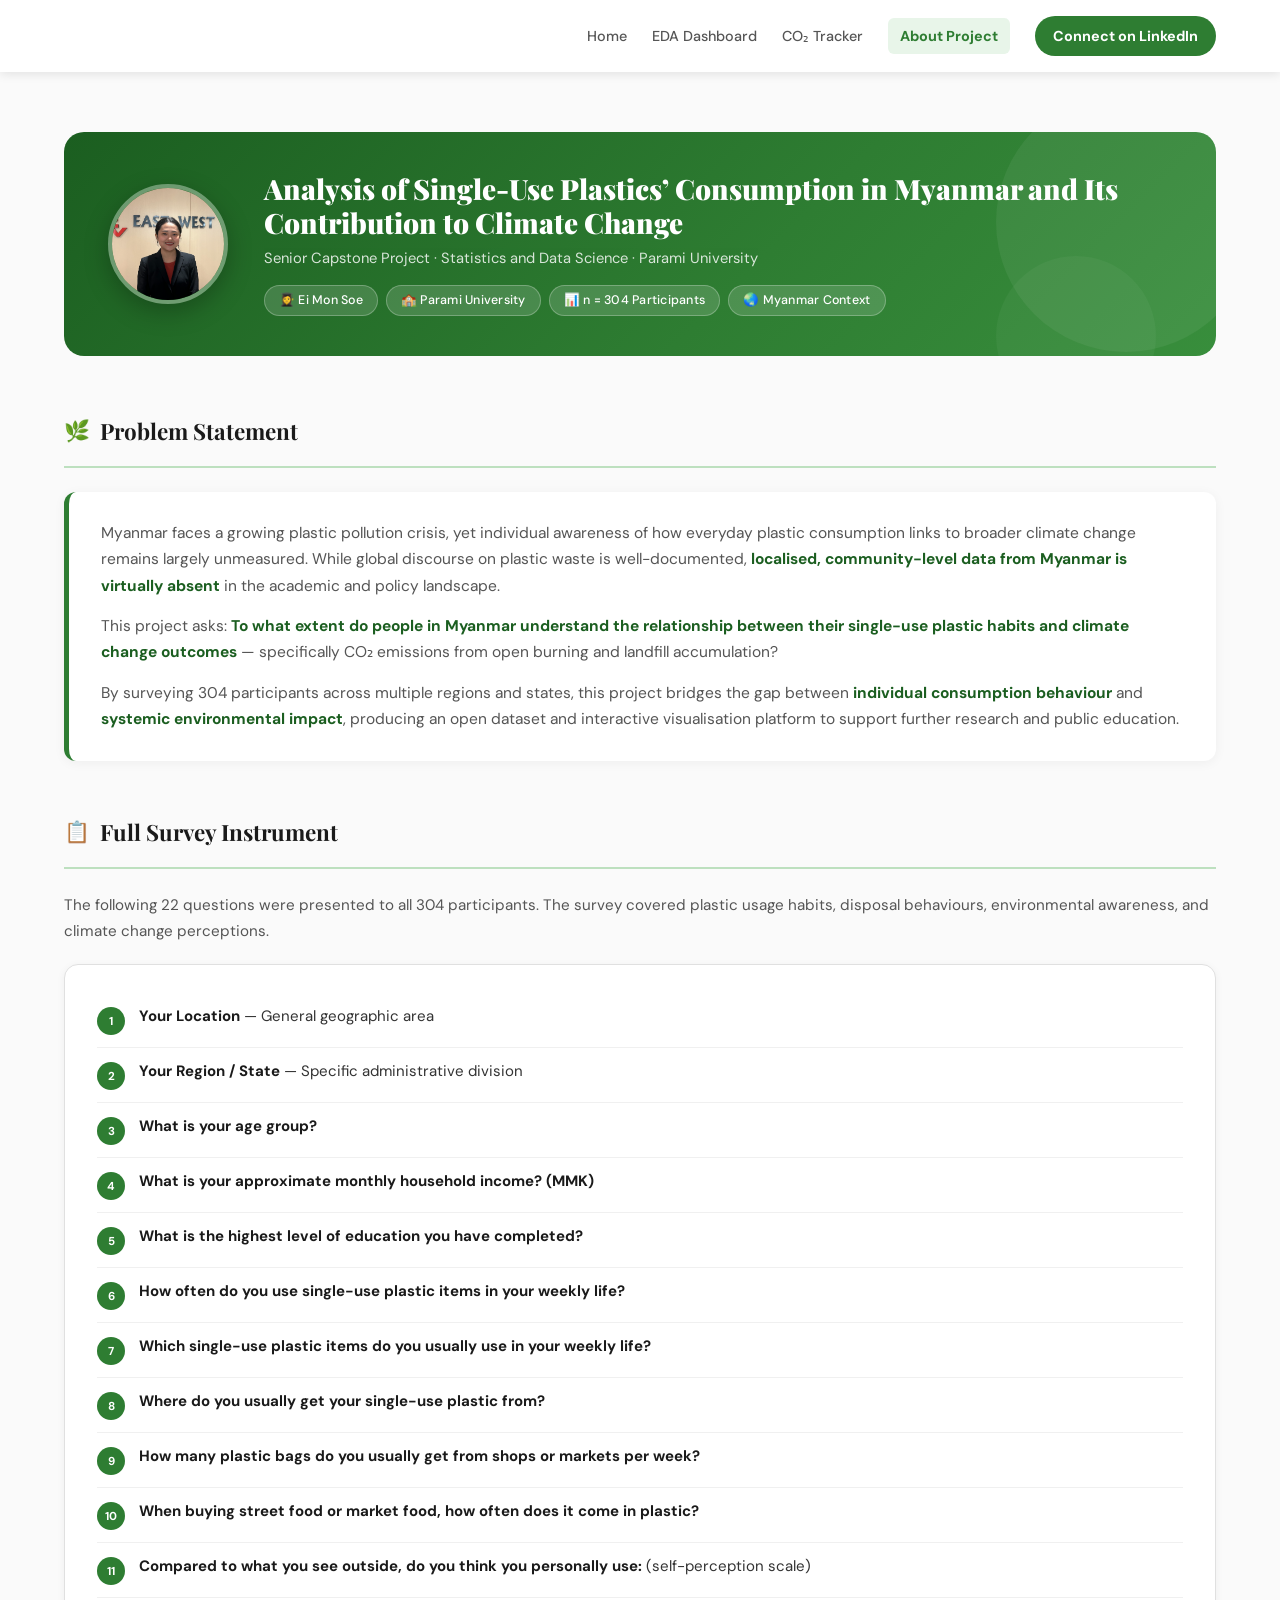
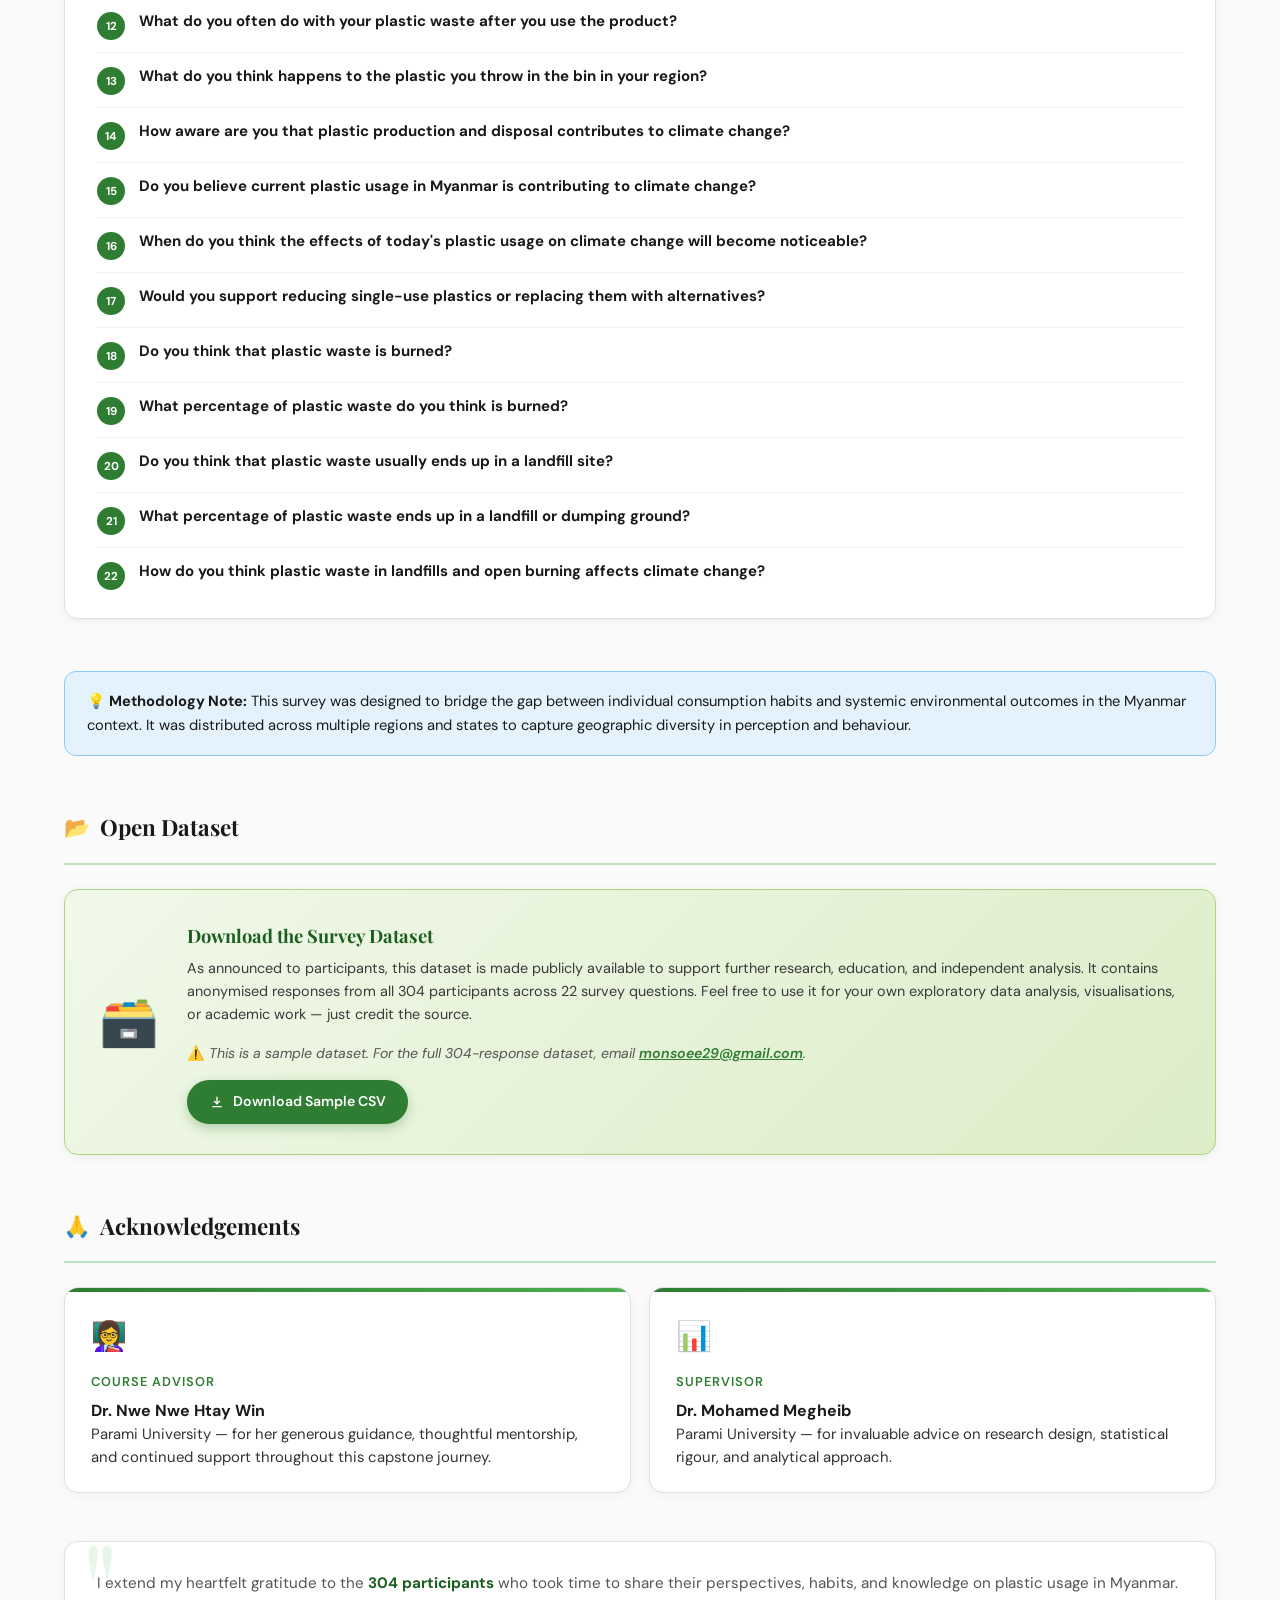
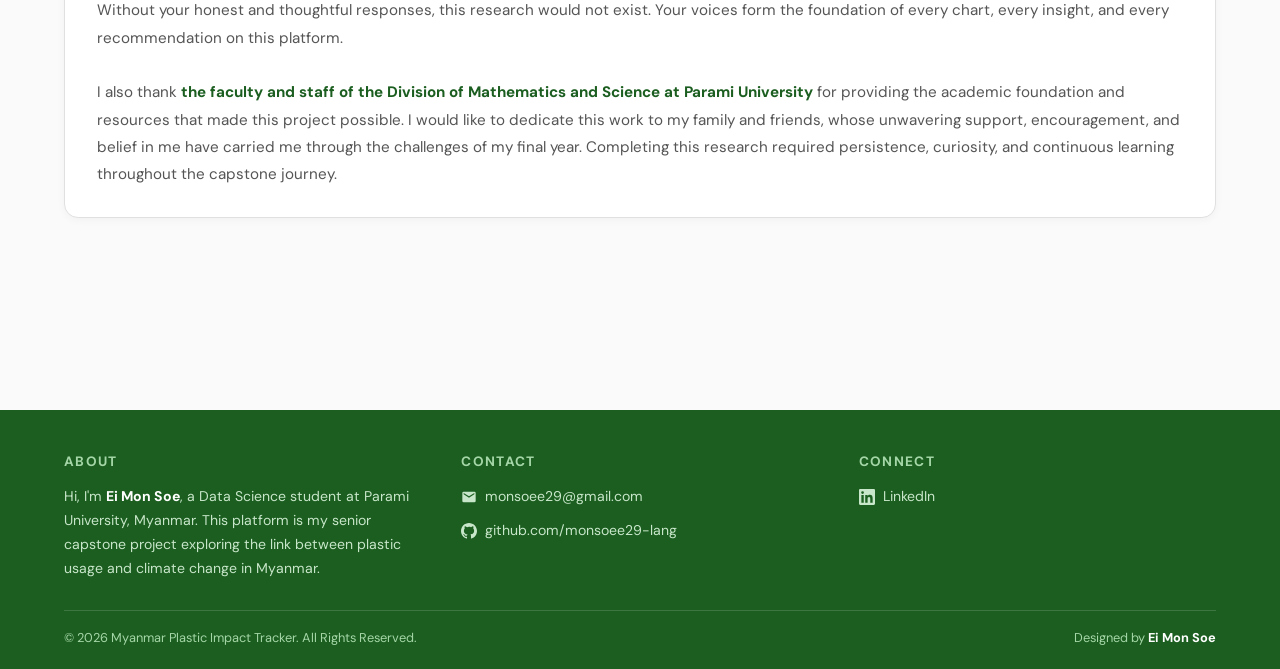
<file: research.html>
<!DOCTYPE html>
<html lang="en">
<head>
    <meta charset="UTF-8">
    <meta name="viewport" content="width=device-width, initial-scale=1.0">
    <title>About the Research - Myanmar Plastic Impact</title>
    <link rel="preconnect" href="https://fonts.googleapis.com">
    <link rel="preconnect" href="https://fonts.gstatic.com" crossorigin>
    <link href="https://fonts.googleapis.com/css2?family=Playfair+Display:wght@700;900&family=DM+Sans:wght@300;400;500;600&display=swap" rel="stylesheet">
    <link rel="stylesheet" href="style.css">
    <style>
        *, *::before, *::after { box-sizing: border-box; margin: 0; padding: 0; }

        :root {
            --green-deep:  #1B5E20;
            --green-mid:   #2E7D32;
            --green-light: #4CAF50;
            --green-pale:  #E8F5E9;
            --accent:      #F9A825;
            --ink:         #1a1a1a;
            --muted:       #555;
            --rule:        #e0e0e0;
            --card-bg:     #ffffff;
            --page-bg:     #FAFAFA;
        }

        body {
            font-family: 'DM Sans', sans-serif;
            background: var(--page-bg);
            color: var(--ink);
            line-height: 1.7;
        }


        /* ── PAGE WRAPPER ── */
        .page-wrapper { padding: 60px 5% 80px; }

        /* ── HERO / INTRO ── */
        .hero {
            display: flex;
            gap: 36px;
            align-items: center;
            background: linear-gradient(135deg, var(--green-deep) 0%, #2E7D32 60%, #388E3C 100%);
            border-radius: 20px;
            padding: 40px 44px;
            margin-bottom: 56px;
            color: #fff;
            position: relative;
            overflow: hidden;
        }
        .hero::before {
            content: '';
            position: absolute;
            right: -40px; top: -40px;
            width: 260px; height: 260px;
            border-radius: 50%;
            background: rgba(255,255,255,0.06);
        }
        .hero::after {
            content: '';
            position: absolute;
            right: 60px; bottom: -60px;
            width: 160px; height: 160px;
            border-radius: 50%;
            background: rgba(255,255,255,0.04);
        }
        .hero-photo {
            flex-shrink: 0;
            width: 120px; height: 120px;
            border-radius: 50%;
            border: 4px solid rgba(255,255,255,0.35);
            object-fit: cover;
            box-shadow: 0 8px 24px rgba(0,0,0,0.25);
        }
        .hero-text { position: relative; z-index: 1; }
        .hero-text h1 {
            font-family: 'Playfair Display', serif;
            font-size: 1.75rem;
            font-weight: 900;
            line-height: 1.2;
            margin-bottom: 6px;
        }
        .hero-text .tagline {
            font-size: 0.92rem;
            opacity: 0.82;
            margin-bottom: 14px;
        }
        .hero-badges { display: flex; flex-wrap: wrap; gap: 8px; }
        .badge {
            background: rgba(255,255,255,0.15);
            border: 1px solid rgba(255,255,255,0.25);
            border-radius: 20px;
            padding: 4px 14px;
            font-size: 0.78rem;
            font-weight: 500;
            letter-spacing: 0.02em;
        }

        /* ── SECTION HEADERS ── */
        .section-label {
            display: flex;
            align-items: center;
            gap: 10px;
            margin-bottom: 16px;
        }
        .section-label h2 {
            font-family: 'Playfair Display', serif;
            font-size: 1.4rem;
            color: var(--ink);
        }
        .section-label .icon {
            font-size: 1.3rem;
        }
        .section-rule {
            border: none;
            border-top: 2px solid var(--green-light);
            margin-bottom: 24px;
            opacity: 0.35;
        }

        /* ── PROBLEM STATEMENT ── */
        .problem-card {
            background: var(--card-bg);
            border-left: 5px solid var(--green-mid);
            border-radius: 12px;
            padding: 28px 32px;
            box-shadow: 0 2px 12px rgba(0,0,0,0.05);
            margin-bottom: 48px;
        }
        .problem-card p { color: var(--muted); font-size: 0.97rem; margin-bottom: 14px; }
        .problem-card p:last-child { margin-bottom: 0; }
        .problem-card strong { color: var(--green-deep); }

        /* ── SURVEY SECTION ── */
        .survey-intro-text {
            color: var(--muted);
            font-size: 0.95rem;
            margin-bottom: 20px;
        }
        .questions-container {
            background: var(--card-bg);
            border: 1px solid var(--rule);
            border-radius: 14px;
            padding: 28px 32px;
            box-shadow: 0 2px 8px rgba(0,0,0,0.05);
            margin-bottom: 48px;
        }
        .question-item {
            display: flex;
            gap: 14px;
            padding: 12px 0;
            border-bottom: 1px solid #f0f0f0;
            align-items: flex-start;
        }
        .question-item:last-child { border-bottom: none; padding-bottom: 0; }
        .question-num {
            background: var(--green-mid);
            color: #fff;
            font-size: 0.72rem;
            font-weight: 700;
            min-width: 28px; height: 28px;
            border-radius: 50%;
            display: flex; align-items: center; justify-content: center;
            flex-shrink: 0; margin-top: 2px;
        }
        .question-text { font-size: 0.94rem; color: #333; line-height: 1.5; }
        .question-text strong { color: var(--ink); }

        /* ── DATASET DOWNLOAD ── */
        .dataset-card {
            background: linear-gradient(135deg, #F1F8E9 0%, #DCEDC8 100%);
            border: 1px solid #AED581;
            border-radius: 14px;
            padding: 30px 34px;
            display: flex;
            align-items: center;
            gap: 28px;
            margin-bottom: 48px;
            box-shadow: 0 2px 10px rgba(0,0,0,0.06);
        }
        .dataset-icon { font-size: 3rem; flex-shrink: 0; }
        .dataset-text h3 {
            font-family: 'Playfair Display', serif;
            font-size: 1.15rem;
            color: var(--green-deep);
            margin-bottom: 6px;
        }
        .dataset-text p { font-size: 0.9rem; color: #3a3a3a; margin-bottom: 16px; line-height: 1.6; }
        .download-btn {
            display: inline-flex;
            align-items: center;
            gap: 8px;
            background: var(--green-mid);
            color: #fff;
            text-decoration: none;
            font-size: 0.88rem;
            font-weight: 600;
            padding: 10px 22px;
            border-radius: 24px;
            transition: background .2s, transform .15s;
            box-shadow: 0 4px 12px rgba(46,125,50,0.3);
        }
        .download-btn:hover { background: var(--green-deep); transform: translateY(-2px); }
        .download-btn svg { width: 16px; height: 16px; fill: currentColor; }

        /* ── METHODOLOGY NOTE ── */
        .info-box {
            background: #E3F2FD;
            border: 1px solid #90CAF9;
            border-radius: 12px;
            padding: 18px 22px;
            font-size: 0.92rem;
            color: #1a1a1a;
            line-height: 1.6;
            margin-bottom: 48px;
        }

        /* ── ACKNOWLEDGEMENTS ── */
        .ack-grid {
            display: grid;
            grid-template-columns: 1fr 1fr;
            gap: 18px;
            margin-bottom: 48px;
        }
        @media (max-width: 600px) { .ack-grid { grid-template-columns: 1fr; } }
        .ack-card {
            background: var(--card-bg);
            border: 1px solid var(--rule);
            border-radius: 14px;
            padding: 24px 26px;
            box-shadow: 0 2px 8px rgba(0,0,0,0.04);
            position: relative;
            overflow: hidden;
        }
        .ack-card::before {
            content: '';
            position: absolute;
            top: 0; left: 0; right: 0;
            height: 4px;
            background: linear-gradient(90deg, var(--green-mid), var(--green-light));
        }
        .ack-card .ack-emoji { font-size: 1.8rem; margin-bottom: 10px; display: block; }
        .ack-card h4 { font-size: 0.8rem; font-weight: 600; text-transform: uppercase; letter-spacing: 0.08em; color: var(--green-mid); margin-bottom: 6px; }
        .ack-card p { font-size: 0.93rem; color: #333; line-height: 1.5; }
        .ack-card .name { font-weight: 700; color: var(--ink); font-size: 1rem; }

        .ack-full {
            background: var(--card-bg);
            border: 1px solid var(--rule);
            border-radius: 14px;
            padding: 28px 32px;
            margin-bottom: 48px;
            box-shadow: 0 2px 8px rgba(0,0,0,0.04);
            font-size: 0.95rem;
            color: var(--muted);
            line-height: 1.8;
            position: relative;
            overflow: hidden;
        }
        .ack-full::before {
            content: '"';
            font-family: 'Playfair Display', serif;
            font-size: 8rem;
            color: var(--green-pale);
            position: absolute;
            top: -20px; left: 16px;
            line-height: 1;
            z-index: 0;
        }
        .ack-full p { position: relative; z-index: 1; }
        .ack-full strong { color: var(--green-deep); }

        /* ── SECTION SPACING ── */
        .section { margin-bottom: 52px; }

        /* ── RESPONSIVE ── */
        @media (max-width: 640px) {
            .hero { flex-direction: column; text-align: center; padding: 30px 24px; }
            .hero-badges { justify-content: center; }
            .dataset-card { flex-direction: column; text-align: center; }
            .questions-container { padding: 18px 16px; }
            .problem-card { padding: 20px 20px; }
        }
    </style>
</head>
<body>

    <!-- SHARED HEADER -->
    <header>
        <nav>
            <a href="index.html"     class="nav-link">Home</a>
            <a href="dashboard.html" class="nav-link">EDA Dashboard</a>
            <a href="tracker.html"   class="nav-link">CO₂ Tracker</a>
            <a href="research.html"  class="nav-link active">About Project</a>
            <a href="https://www.linkedin.com/in/ei-mon-soe-6aa022257/" class="connect-btn">Connect on LinkedIn</a>
        </nav>
    </header>

    <div class="page-wrapper">

        <!-- ── HERO / RESEARCHER INTRO ── -->
        <div class="hero">
            <img src="images/eimonsoe.png" alt="Ei Mon Soe" class="hero-photo">
            <div class="hero-text">
                <h1 style="color: #ffffff;">Analysis of Single-Use Plastics’ Consumption in Myanmar and Its Contribution to Climate Change</h1>
                <p class="tagline">Senior Capstone Project · Statistics and Data Science · Parami University</p>
                <div class="hero-badges">
                    <span class="badge">👩‍🎓 Ei Mon Soe</span>
                    <span class="badge">🏫 Parami University</span>
                    <span class="badge">📊 n = 304 Participants</span>
                    <span class="badge">🌏 Myanmar Context</span>
                </div>
            </div>
        </div>

        <!-- ── PROBLEM STATEMENT ── -->
        <div class="section">
            <div class="section-label">
                <span class="icon">🌿</span>
                <h2>Problem Statement</h2>
            </div>
            <hr class="section-rule">
            <div class="problem-card">
                <p>
                    Myanmar faces a growing plastic pollution crisis, yet individual awareness of how everyday plastic consumption links to broader climate change remains largely unmeasured. While global discourse on plastic waste is well-documented, <strong>localised, community-level data from Myanmar is virtually absent</strong> in the academic and policy landscape.
                </p>
                <p>
                    This project asks: <strong>To what extent do people in Myanmar understand the relationship between their single-use plastic habits and climate change outcomes</strong> — specifically CO₂ emissions from open burning and landfill accumulation?
                </p>
                <p>
                    By surveying 304 participants across multiple regions and states, this project bridges the gap between <strong>individual consumption behaviour</strong> and <strong>systemic environmental impact</strong>, producing an open dataset and interactive visualisation platform to support further research and public education.
                </p>
            </div>
        </div>

        <!-- ── FULL SURVEY INSTRUMENT ── -->
        <div class="section">
            <div class="section-label">
                <span class="icon">📋</span>
                <h2>Full Survey Instrument</h2>
            </div>
            <hr class="section-rule">
            <p class="survey-intro-text">The following 22 questions were presented to all 304 participants. The survey covered plastic usage habits, disposal behaviours, environmental awareness, and climate change perceptions.</p>

            <div class="questions-container">
                <div class="question-item"><div class="question-num">1</div><div class="question-text"><strong>Your Location</strong> — General geographic area</div></div>
                <div class="question-item"><div class="question-num">2</div><div class="question-text"><strong>Your Region / State</strong> — Specific administrative division</div></div>
                <div class="question-item"><div class="question-num">3</div><div class="question-text"><strong>What is your age group?</strong></div></div>
                <div class="question-item"><div class="question-num">4</div><div class="question-text"><strong>What is your approximate monthly household income? (MMK)</strong></div></div>
                <div class="question-item"><div class="question-num">5</div><div class="question-text"><strong>What is the highest level of education you have completed?</strong></div></div>
                <div class="question-item"><div class="question-num">6</div><div class="question-text"><strong>How often do you use single-use plastic items in your weekly life?</strong></div></div>
                <div class="question-item"><div class="question-num">7</div><div class="question-text"><strong>Which single-use plastic items do you usually use in your weekly life?</strong></div></div>
                <div class="question-item"><div class="question-num">8</div><div class="question-text"><strong>Where do you usually get your single-use plastic from?</strong></div></div>
                <div class="question-item"><div class="question-num">9</div><div class="question-text"><strong>How many plastic bags do you usually get from shops or markets per week?</strong></div></div>
                <div class="question-item"><div class="question-num">10</div><div class="question-text"><strong>When buying street food or market food, how often does it come in plastic?</strong></div></div>
                <div class="question-item"><div class="question-num">11</div><div class="question-text"><strong>Compared to what you see outside, do you think you personally use:</strong> (self-perception scale)</div></div>
                <div class="question-item"><div class="question-num">12</div><div class="question-text"><strong>What do you often do with your plastic waste after you use the product?</strong></div></div>
                <div class="question-item"><div class="question-num">13</div><div class="question-text"><strong>What do you think happens to the plastic you throw in the bin in your region?</strong></div></div>
                <div class="question-item"><div class="question-num">14</div><div class="question-text"><strong>How aware are you that plastic production and disposal contributes to climate change?</strong></div></div>
                <div class="question-item"><div class="question-num">15</div><div class="question-text"><strong>Do you believe current plastic usage in Myanmar is contributing to climate change?</strong></div></div>
                <div class="question-item"><div class="question-num">16</div><div class="question-text"><strong>When do you think the effects of today's plastic usage on climate change will become noticeable?</strong></div></div>
                <div class="question-item"><div class="question-num">17</div><div class="question-text"><strong>Would you support reducing single-use plastics or replacing them with alternatives?</strong></div></div>
                <div class="question-item"><div class="question-num">18</div><div class="question-text"><strong>Do you think that plastic waste is burned?</strong></div></div>
                <div class="question-item"><div class="question-num">19</div><div class="question-text"><strong>What percentage of plastic waste do you think is burned?</strong></div></div>
                <div class="question-item"><div class="question-num">20</div><div class="question-text"><strong>Do you think that plastic waste usually ends up in a landfill site?</strong></div></div>
                <div class="question-item"><div class="question-num">21</div><div class="question-text"><strong>What percentage of plastic waste ends up in a landfill or dumping ground?</strong></div></div>
                <div class="question-item"><div class="question-num">22</div><div class="question-text"><strong>How do you think plastic waste in landfills and open burning affects climate change?</strong></div></div>
            </div>
        </div>

        <!-- ── METHODOLOGY NOTE ── -->
        <div class="info-box" style="margin-bottom: 52px;">
            💡 <strong>Methodology Note:</strong> This survey was designed to bridge the gap between individual consumption habits and systemic environmental outcomes in the Myanmar context. It was distributed across multiple regions and states to capture geographic diversity in perception and behaviour.
        </div>

        <!-- ── OPEN DATASET ── -->
        <div class="section">
            <div class="section-label">
                <span class="icon">📂</span>
                <h2>Open Dataset</h2>
            </div>
            <hr class="section-rule">
            <div class="dataset-card">
                <div class="dataset-icon">🗃️</div>
                <div class="dataset-text">
                    <h3>Download the Survey Dataset</h3>
                    <p>
                        As announced to participants, this dataset is made publicly available to support further research, education, and independent analysis. It contains anonymised responses from all 304 participants across 22 survey questions.
                        Feel free to use it for your own exploratory data analysis, visualisations, or academic work — just credit the source.
                    </p>
                    <p style="font-size: 0.88rem; color: #555; margin-top: 8px;">
                        ⚠️ <em>This is a sample dataset. For the full 304-response dataset, email 
                        <a href="mailto:monsoee29@gmail.com" style="color: #2E7D32; font-weight: 600;">monsoee29@gmail.com</a>.</em>
                    </p>
                    <a href="Survey_Dataset_Ei Mon Soe.csv" download class="download-btn">
                        <svg viewBox="0 0 24 24" xmlns="http://www.w3.org/2000/svg"><path d="M12 16l-5-5 1.4-1.4 2.6 2.6V4h2v8.2l2.6-2.6L17 11l-5 5zm-7 2h14v2H5v-2z"/></svg>
                        Download Sample CSV
                    </a>
                </div>
            </div>
        </div>

        <!-- ── ACKNOWLEDGEMENTS ── -->
        <div class="section">
            <div class="section-label">
                <span class="icon">🙏</span>
                <h2>Acknowledgements</h2>
            </div>
            <hr class="section-rule">

            <div class="ack-grid">
                <div class="ack-card">
                    <span class="ack-emoji">👩‍🏫</span>
                    <h4>Course Advisor</h4>
                    <p class="name">Dr. Nwe Nwe Htay Win</p>
                    <p>Parami University — for her generous guidance, thoughtful mentorship, and continued support throughout this capstone journey.</p>
                </div>
                <div class="ack-card">
                    <span class="ack-emoji">📊</span>
                    <h4>Supervisor</h4>
                    <p class="name">Dr. Mohamed Megheib</p>
                    <p>Parami University — for invaluable advice on research design, statistical rigour, and analytical approach.</p>
                </div>
            </div>

            <div class="ack-full">
                <p>
                    I extend my heartfelt gratitude to the <strong>304 participants</strong> who took time to share their perspectives, habits, and knowledge on plastic usage in Myanmar. Without your honest and thoughtful responses, this research would not exist. Your voices form the foundation of every chart, every insight, and every recommendation on this platform.
                </p>
                <br>
                <p>
                    I also thank <strong> the faculty and staff of the Division of Mathematics and Science at Parami University</strong> for providing the academic foundation and resources that made this project possible. I would like to dedicate this work to my family and friends, whose unwavering support, encouragement, and belief in me have carried me through the challenges of my final year. Completing this research required persistence, curiosity, and continuous learning throughout the capstone journey.</p>
            </div>
        </div>

    </div><!-- /page-wrapper -->
<footer style="background-color: #1B5E20; color: #fff; padding: 40px 5% 20px; margin-top: 60px;">
    <div style="display: flex; justify-content: space-between; gap: 40px; flex-wrap: wrap; margin-bottom: 30px;">
        
        <!-- About Me -->
        <div style="flex: 1; min-width: 220px;">
            <h4 style="color: #A5D6A7; font-size: 0.85rem; text-transform: uppercase; letter-spacing: 0.1em; margin-bottom: 12px;">About</h4>
            <p style="font-size: 0.88rem; color: #C8E6C9; line-height: 1.7; margin: 0;">
                Hi, I'm <strong style="color: #fff;">Ei Mon Soe</strong>, a Data Science student at Parami University, Myanmar. 
                This platform is my senior capstone project exploring the link between plastic usage and climate change in Myanmar.
            </p>
        </div>

        <!-- Contact -->
        <div style="flex: 1; min-width: 180px;">
            <h4 style="color: #A5D6A7; font-size: 0.85rem; text-transform: uppercase; letter-spacing: 0.1em; margin-bottom: 12px;">Contact</h4>
            <a href="mailto:youremail@gmail.com" style="display: flex; align-items: center; gap: 8px; color: #C8E6C9; text-decoration: none; font-size: 0.88rem; margin-bottom: 10px;">
                <svg xmlns="http://www.w3.org/2000/svg" width="16" height="16" fill="currentColor" viewBox="0 0 24 24"><path d="M20 4H4a2 2 0 0 0-2 2v12a2 2 0 0 0 2 2h16a2 2 0 0 0 2-2V6a2 2 0 0 0-2-2zm0 4-8 5-8-5V6l8 5 8-5v2z"/></svg>
                monsoee29@gmail.com
            </a>
            <a href="https://github.com/monsoee29-lang" target="_blank" style="display: flex; align-items: center; gap: 8px; color: #C8E6C9; text-decoration: none; font-size: 0.88rem;">
                <svg xmlns="http://www.w3.org/2000/svg" width="16" height="16" fill="currentColor" viewBox="0 0 24 24"><path d="M12 0C5.37 0 0 5.37 0 12c0 5.3 3.438 9.8 8.205 11.385.6.113.82-.258.82-.577v-2.234c-3.338.726-4.033-1.416-4.033-1.416-.546-1.387-1.333-1.756-1.333-1.756-1.089-.745.083-.729.083-.729 1.205.084 1.839 1.237 1.839 1.237 1.07 1.834 2.807 1.304 3.492.997.107-.775.418-1.305.762-1.604-2.665-.305-5.467-1.334-5.467-5.931 0-1.311.469-2.381 1.236-3.221-.124-.303-.535-1.524.117-3.176 0 0 1.008-.322 3.301 1.23A11.509 11.509 0 0 1 12 5.803c1.02.005 2.047.138 3.006.404 2.291-1.552 3.297-1.23 3.297-1.23.653 1.653.242 2.874.118 3.176.77.84 1.235 1.911 1.235 3.221 0 4.609-2.807 5.624-5.479 5.929.43.372.823 1.102.823 2.222v3.293c0 .319.192.694.801.576C20.566 21.797 24 17.3 24 12c0-6.63-5.37-12-12-12z"/></svg>
                github.com/monsoee29-lang
            </a>
        </div>

        <!-- LinkedIn -->
        <div style="flex: 1; min-width: 180px;">
            <h4 style="color: #A5D6A7; font-size: 0.85rem; text-transform: uppercase; letter-spacing: 0.1em; margin-bottom: 12px;">Connect</h4>
            <a href="https://www.linkedin.com/in/ei-mon-soe-6aa022257/" target="_blank" style="display: flex; align-items: center; gap: 8px; color: #C8E6C9; text-decoration: none; font-size: 0.88rem;">
                <svg xmlns="http://www.w3.org/2000/svg" width="16" height="16" fill="currentColor" viewBox="0 0 24 24"><path d="M20.447 20.452h-3.554v-5.569c0-1.328-.027-3.037-1.852-3.037-1.853 0-2.136 1.445-2.136 2.939v5.667H9.351V9h3.414v1.561h.046c.477-.9 1.637-1.85 3.37-1.85 3.601 0 4.267 2.37 4.267 5.455v6.286zM5.337 7.433a2.062 2.062 0 0 1-2.063-2.065 2.064 2.064 0 1 1 2.063 2.065zm1.782 13.019H3.555V9h3.564v11.452zM22.225 0H1.771C.792 0 0 .774 0 1.729v20.542C0 23.227.792 24 1.771 24h20.451C23.2 24 24 23.227 24 22.271V1.729C24 .774 23.2 0 22.222 0h.003z"/></svg>
                LinkedIn
            </a>
            
        </div>

    </div>

    <!-- Bottom Bar -->
    <div style="border-top: 1px solid rgba(255,255,255,0.15); padding-top: 16px; display: flex; justify-content: space-between; align-items: center; flex-wrap: wrap; gap: 10px;">
        <p style="margin: 0; font-size: 0.8rem; color: #A5D6A7;">
            © 2026 Myanmar Plastic Impact Tracker. All Rights Reserved.
        </p>
        <p style="margin: 0; font-size: 0.8rem; color: #A5D6A7;">
            Designed by <strong style="color: #fff;">Ei Mon Soe</strong>
        </p>
    </div>

</footer>
</body>
</html>
</file>
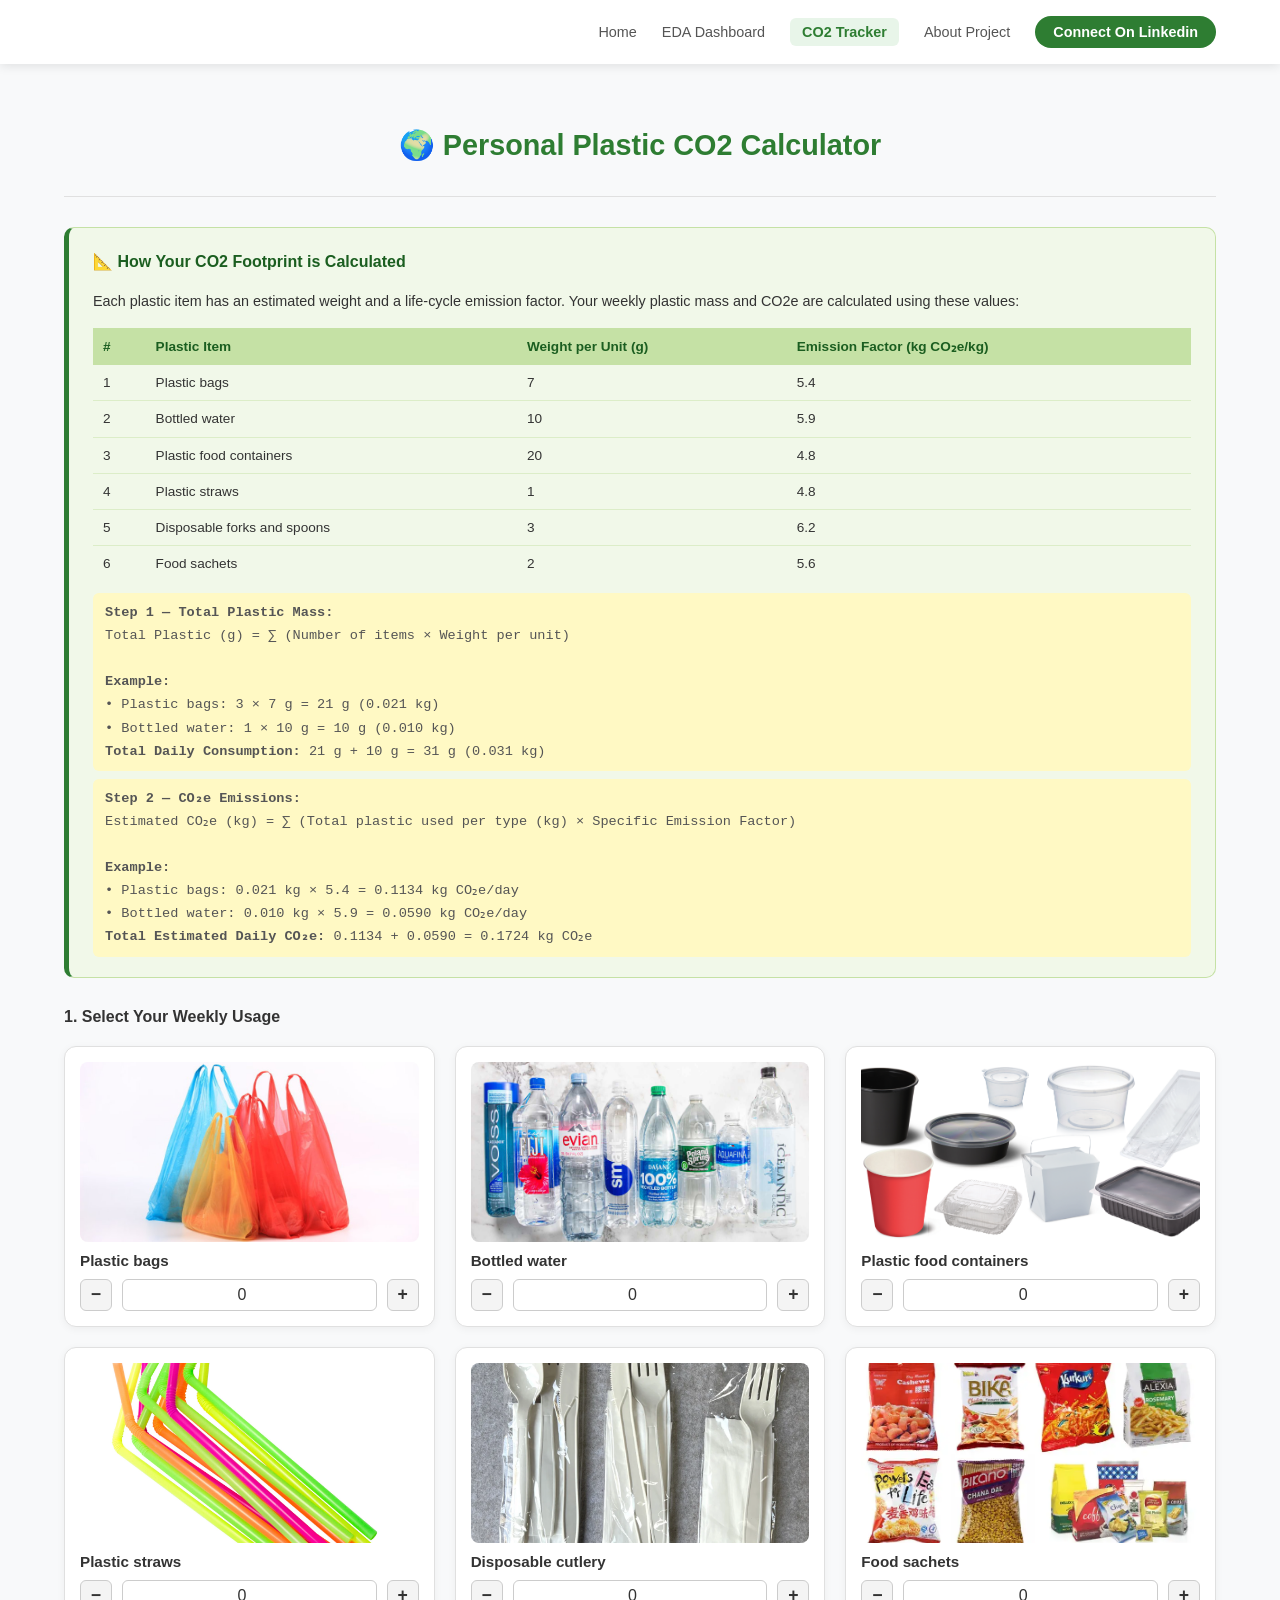
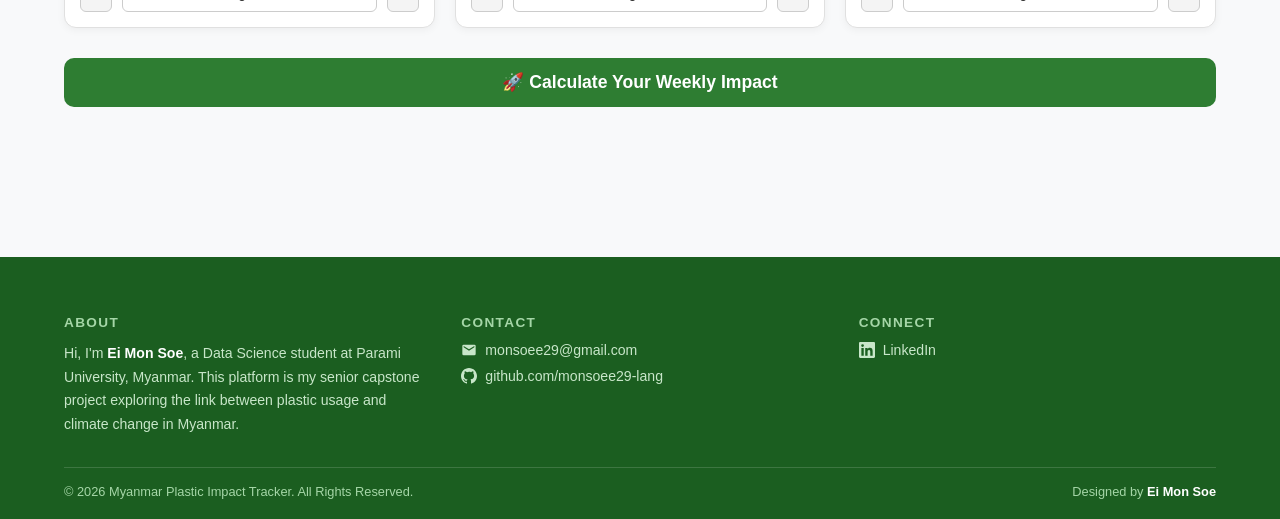
<file: tracker.html>
<!DOCTYPE html>
<html lang="en">
<head>
    <meta charset="UTF-8">
    <meta name="viewport" content="width=device-width, initial-scale=1.0">
    <title>CO2 Tracker - Myanmar Plastic Impact</title>
    <link rel="stylesheet" href="style.css">
    <style>
        /* ── PAGE-SPECIFIC STYLES ── */
        .page-title {
            text-align: center;
            padding: 40px 5% 10px;
            color: #2E7D32;
            font-size: 1.8rem;
        }

        .divider {
            border: none;
            border-top: 1px solid #e0e0e0;
            margin: 10px 5% 30px;
        }

        .tracker-container {
            padding: 0 5% 60px;
        }

        .section-label {
            font-weight: 700;
            font-size: 1rem;
            margin-bottom: 20px;
            color: #333;
        }

        /* ── FORMULA BOX ── */
        .formula-box {
            background: #f1f8e9;
            border: 1px solid #c5e1a5;
            border-left: 5px solid #2E7D32;
            border-radius: 10px;
            padding: 20px 24px;
            margin-bottom: 30px;
            font-size: 0.9rem;
            line-height: 1.7;
            color: #333;
        }
        .formula-box h4 {
            color: #1B5E20;
            margin: 0 0 12px 0;
            font-size: 1rem;
        }
        .formula-box table {
            width: 100%;
            border-collapse: collapse;
            margin: 12px 0;
            font-size: 0.85rem;
        }
        .formula-box table th {
            background: #c5e1a5;
            color: #1B5E20;
            padding: 7px 10px;
            text-align: left;
            font-weight: 700;
        }
        .formula-box table td {
            padding: 6px 10px;
            border-bottom: 1px solid #dcedc8;
        }
        .formula-box table tr:last-child td { border-bottom: none; }
        .formula-highlight {
            background: #fff9c4;
            border-radius: 6px;
            padding: 8px 12px;
            margin-top: 10px;
            font-size: 0.85rem;
            font-family: monospace;
            color: #555;
        }

        /* ── PLASTIC ITEM GRID ── */
        .tracker-grid {
            display: grid;
            grid-template-columns: repeat(3, 1fr);
            gap: 20px;
            margin-bottom: 30px;
        }

        @media (max-width: 768px) {
            .tracker-grid { grid-template-columns: repeat(2, 1fr); }
        }
        @media (max-width: 480px) {
            .tracker-grid { grid-template-columns: 1fr; }
        }

        .item-card {
            background: white;
            border: 1px solid #e0e0e0;
            border-radius: 12px;
            padding: 15px;
            box-shadow: 0 2px 8px rgba(0,0,0,0.05);
            display: flex;
            flex-direction: column;
            gap: 10px;
        }

        .item-card img {
            width: 100%;
            height: 180px;
            object-fit: cover;
            border-radius: 8px;
            background-color: #f0f0f0;
        }

        .item-label {
            font-weight: 600;
            font-size: 0.95rem;
            color: #333;
        }

        .item-input-row {
            display: flex;
            align-items: center;
            gap: 10px;
        }

        .qty-btn {
            width: 32px;
            height: 32px;
            border: 1px solid #ccc;
            border-radius: 6px;
            background: #f4f4f4;
            font-size: 1.1rem;
            cursor: pointer;
            display: flex;
            align-items: center;
            justify-content: center;
            font-weight: bold;
            color: #333;
            flex-shrink: 0;
        }
        .qty-btn:hover { background: #e0e0e0; }

        .qty-input {
            width: 100%;
            text-align: center;
            border: 1px solid #ccc;
            border-radius: 6px;
            padding: 6px;
            font-size: 1rem;
            color: #333;
        }
        .qty-input:focus { outline: 2px solid #2E7D32; border-color: transparent; }

        /* ── CALCULATE BUTTON ── */
        .calc-btn {
            display: block;
            width: 100%;
            padding: 14px;
            background-color: #2E7D32;
            color: white;
            border: none;
            border-radius: 10px;
            font-size: 1.1rem;
            font-weight: bold;
            cursor: pointer;
            margin-bottom: 30px;
            transition: background 0.2s;
        }
        .calc-btn:hover { background-color: #1b5e20; }

        /* ── RESULTS SECTION ── */
        #results { display: none; }

        .results-title {
            font-size: 1.2rem;
            font-weight: 700;
            margin-bottom: 15px;
        }

        .metrics-row {
            display: grid;
            grid-template-columns: repeat(3, 1fr);
            gap: 15px;
            margin-bottom: 25px;
        }

        @media (max-width: 600px) {
            .metrics-row { grid-template-columns: 1fr; }
        }

        .metric-card {
            background: white;
            border: 1px solid #e0e0e0;
            border-radius: 10px;
            padding: 18px;
            text-align: center;
            box-shadow: 0 2px 6px rgba(0,0,0,0.05);
        }

        .metric-label {
            font-size: 0.8rem;
            color: #777;
            margin-bottom: 8px;
        }

        .metric-value {
            font-size: 1.5rem;
            font-weight: 700;
            color: #2E7D32;
        }

        .metric-delta {
            font-size: 0.8rem;
            color: #c62828;
            margin-top: 4px;
        }

        /* ── BAR CHART ── */
        .chart-section { margin-bottom: 25px; }
        .chart-section h5 { font-weight: 700; margin-bottom: 12px; }

        .bar-row {
            display: flex;
            align-items: center;
            gap: 10px;
            margin-bottom: 10px;
        }

        .bar-item-name {
            width: 180px;
            font-size: 0.85rem;
            flex-shrink: 0;
            text-align: right;
        }

        .bar-track {
            flex: 1;
            background: #f0f0f0;
            border-radius: 4px;
            height: 24px;
            overflow: hidden;
        }

        .bar-fill {
            height: 100%;
            background: linear-gradient(90deg, #c62828, #e53935);
            border-radius: 4px;
            display: flex;
            align-items: center;
            justify-content: flex-end;
            padding-right: 8px;
            font-size: 0.75rem;
            color: white;
            font-weight: bold;
            min-width: 36px;
            transition: width 0.8s ease;
        }

        /* ── FEEDBACK BOXES ── */
        .feedback-box {
            border-radius: 10px;
            padding: 18px 20px;
            margin-top: 20px;
            font-size: 0.95rem;
            line-height: 1.8;
        }
        .feedback-high   { background: #ffebee; border-left: 5px solid #c62828; }
        .feedback-medium { background: #fff8e1; border-left: 5px solid #f9a825; }
        .feedback-low    { background: #e8f5e9; border-left: 5px solid #2E7D32; }
        .feedback-none   { background: #e3f2fd; border-left: 5px solid #1565c0; }

        .feedback-box p { margin: 6px 0; }
        .feedback-box .fb-title { font-size: 1rem; font-weight: 700; margin-bottom: 10px; }
        .feedback-box .fb-row { display: flex; gap: 8px; }
        .feedback-box .fb-icon { font-size: 1.1rem; flex-shrink: 0; }
    </style>
</head>
<body>

    <!-- SHARED HEADER -->
    <header>
        <nav>
            <a href="index.html"    class="nav-link">Home</a>
            <a href="dashboard.html" class="nav-link">EDA Dashboard</a>
            <a href="tracker.html"  class="nav-link active">CO2 Tracker</a>
            <a href="research.html" class="nav-link">About Project</a>
            <a href="https://www.linkedin.com/in/ei-mon-soe-6aa022257/" class="connect-btn">Connect On Linkedin</a>
        </nav>
    </header>

    <!-- PAGE CONTENT -->
    <h2 class="page-title">🌍 Personal Plastic CO2 Calculator</h2>
    <hr class="divider">

    <div class="tracker-container">

        <!-- ── FORMULA EXPLANATION ── -->
        <div class="formula-box">
            <h4>📐 How Your CO2 Footprint is Calculated</h4>
            <p>Each plastic item has an estimated weight and a life-cycle emission factor. Your weekly plastic mass and CO2e are calculated using these values:</p>

            <table>
                <thead>
                    <tr>
                        <th>#</th>
                        <th>Plastic Item</th>
                        <th>Weight per Unit (g)</th>
                        <th>Emission Factor (kg CO₂e/kg)</th>
                    </tr>
                </thead>
                <tbody>
                    <tr><td>1</td><td>Plastic bags</td><td>7</td><td>5.4</td></tr>
                    <tr><td>2</td><td>Bottled water</td><td>10</td><td>5.9</td></tr>
                    <tr><td>3</td><td>Plastic food containers</td><td>20</td><td>4.8</td></tr>
                    <tr><td>4</td><td>Plastic straws</td><td>1</td><td>4.8</td></tr>
                    <tr><td>5</td><td>Disposable forks and spoons</td><td>3</td><td>6.2</td></tr>
                    <tr><td>6</td><td>Food sachets</td><td>2</td><td>5.6</td></tr>
                </tbody>
            </table>

            <div class="formula-highlight">
    <strong>Step 1 — Total Plastic Mass:</strong><br>
    Total Plastic (g) = ∑ (Number of items × Weight per unit)<br><br>
    <strong>Example:</strong><br>
    • Plastic bags: 3 × 7 g = 21 g (0.021 kg)<br>
    • Bottled water: 1 × 10 g = 10 g (0.010 kg)<br>
    <strong>Total Daily Consumption:</strong> 21 g + 10 g = 31 g (0.031 kg)
</div>

<div class="formula-highlight" style="margin-top: 8px;">
    <strong>Step 2 — CO₂e Emissions:</strong><br>
    Estimated CO₂e (kg) = ∑ (Total plastic used per type (kg) × Specific Emission Factor)<br><br>
    <strong>Example:</strong><br>
    • Plastic bags: 0.021 kg × 5.4 = 0.1134 kg CO₂e/day<br>
    • Bottled water: 0.010 kg × 5.9 = 0.0590 kg CO₂e/day<br>
    <strong>Total Estimated Daily CO₂e:</strong> 0.1134 + 0.0590 = 0.1724 kg CO₂e
</div>
        </div>

        <p class="section-label">1. Select Your Weekly Usage</p>

        <div class="tracker-grid" id="tracker-grid">

            <!-- Plastic Bags -->
            <div class="item-card">
                <img src="images/PB.jpg" alt="Plastic bags">
                <div class="item-label">Plastic bags</div>
                <div class="item-input-row">
                    <button class="qty-btn" onclick="changeQty('pb', -1)">−</button>
                    <input class="qty-input" type="number" id="pb" min="0" value="0" data-weight="7" data-ef="5.4">
                    <button class="qty-btn" onclick="changeQty('pb', 1)">+</button>
                </div>
            </div>

            <!-- Bottled Water -->
            <div class="item-card">
                <img src="images/BW.jpg" alt="Bottled water">
                <div class="item-label">Bottled water</div>
                <div class="item-input-row">
                    <button class="qty-btn" onclick="changeQty('bw', -1)">−</button>
                    <input class="qty-input" type="number" id="bw" min="0" value="0" data-weight="10" data-ef="5.9">
                    <button class="qty-btn" onclick="changeQty('bw', 1)">+</button>
                </div>
            </div>

            <!-- Food Containers -->
            <div class="item-card">
                <img src="images/FC.jpg" alt="Plastic food containers">
                <div class="item-label">Plastic food containers</div>
                <div class="item-input-row">
                    <button class="qty-btn" onclick="changeQty('fc', -1)">−</button>
                    <input class="qty-input" type="number" id="fc" min="0" value="0" data-weight="20" data-ef="4.8">
                    <button class="qty-btn" onclick="changeQty('fc', 1)">+</button>
                </div>
            </div>

            <!-- Straws -->
            <div class="item-card">
                <img src="images/PS.jpg" alt="Plastic straws">
                <div class="item-label">Plastic straws</div>
                <div class="item-input-row">
                    <button class="qty-btn" onclick="changeQty('ps', -1)">−</button>
                    <input class="qty-input" type="number" id="ps" min="0" value="0" data-weight="1" data-ef="4.8">
                    <button class="qty-btn" onclick="changeQty('ps', 1)">+</button>
                </div>
            </div>

            <!-- Cutlery -->
            <div class="item-card">
                <img src="images/DC.jpg" alt="Disposable cutlery">
                <div class="item-label">Disposable cutlery</div>
                <div class="item-input-row">
                    <button class="qty-btn" onclick="changeQty('dc', -1)">−</button>
                    <input class="qty-input" type="number" id="dc" min="0" value="0" data-weight="3" data-ef="6.2">
                    <button class="qty-btn" onclick="changeQty('dc', 1)">+</button>
                </div>
            </div>

            <!-- Food Sachets -->
            <div class="item-card">
                <img src="images/FS.jpg" alt="Food sachets">
                <div class="item-label">Food sachets</div>
                <div class="item-input-row">
                    <button class="qty-btn" onclick="changeQty('fs', -1)">−</button>
                    <input class="qty-input" type="number" id="fs" min="0" value="0" data-weight="2" data-ef="5.6">
                    <button class="qty-btn" onclick="changeQty('fs', 1)">+</button>
                </div>
            </div>

        </div><!-- /tracker-grid -->

        <button class="calc-btn" onclick="calculate()">🚀 Calculate Your Weekly Impact</button>

        <!-- RESULTS -->
        <div id="results">
            <hr class="divider">
            <div class="results-title">📊 Your Results Summary</div>

            <div class="metrics-row">
                <div class="metric-card">
                    <div class="metric-label">Weekly Plastic Mass</div>
                    <div class="metric-value" id="res-mass">0.00 kg</div>
                </div>
                <div class="metric-card">
                    <div class="metric-label">Weekly CO2 Footprint</div>
                    <div class="metric-value" id="res-co2">0.00 kg CO2e</div>
                    <div class="metric-delta" id="res-delta"></div>
                </div>
                <div class="metric-card">
                    <div class="metric-label">Estimated Yearly Impact</div>
                    <div class="metric-value" id="res-yearly">0.0 kg</div>
                </div>
            </div>

            <div class="chart-section" id="chart-section">
                <h5>CO2 Contribution by Item</h5>
                <div id="bar-chart"></div>
            </div>

            <div id="feedback-box"></div>
        </div>

    </div><!-- /tracker-container -->

    <script>
        const items = [
            { id: 'pb', label: 'Plastic bags',            weight: 7,  ef: 5.4 },
            { id: 'bw', label: 'Bottled water',           weight: 10, ef: 5.9 },
            { id: 'fc', label: 'Plastic food containers', weight: 20, ef: 4.8 },
            { id: 'ps', label: 'Plastic straws',          weight: 1,  ef: 4.8 },
            { id: 'dc', label: 'Disposable cutlery',      weight: 3,  ef: 6.2 },
            { id: 'fs', label: 'Food sachets',            weight: 2,  ef: 5.6 },
        ];

        function changeQty(id, delta) {
            const input = document.getElementById(id);
            const newVal = Math.max(0, parseInt(input.value || 0) + delta);
            input.value = newVal;
        }

        function calculate() {
            let totalG = 0, totalCO2 = 0;
            const resData = [];

            items.forEach(item => {
                const count  = parseInt(document.getElementById(item.id).value) || 0;
                const massG  = count * item.weight;
                const co2    = (massG / 1000) * item.ef;
                totalG      += massG;
                totalCO2    += co2;
                if (count > 0) resData.push({ label: item.label, co2, massG });
            });

            document.getElementById('results').style.display = 'block';

            document.getElementById('res-mass').textContent   = (totalG / 1000).toFixed(3) + ' kg';
            document.getElementById('res-co2').textContent    = totalCO2.toFixed(3) + ' kg CO₂e';
            document.getElementById('res-delta').textContent  = '≈ ' + (totalCO2 * 1000).toFixed(0) + ' g CO₂e this week';
            document.getElementById('res-yearly').textContent = (totalCO2 * 52).toFixed(2) + ' kg CO₂e';

            // Bar chart
            const chartEl = document.getElementById('bar-chart');
            chartEl.innerHTML = '';
            if (resData.length > 0) {
                resData.sort((a, b) => b.co2 - a.co2);
                const maxCO2 = resData[0].co2;
                resData.forEach(d => {
                    const pct = maxCO2 > 0 ? (d.co2 / maxCO2) * 100 : 0;
                    chartEl.innerHTML += `
                        <div class="bar-row">
                            <div class="bar-item-name">${d.label}</div>
                            <div class="bar-track">
                                <div class="bar-fill" style="width:${pct}%">${d.co2.toFixed(3)} kg</div>
                            </div>
                        </div>`;
                });
                document.getElementById('chart-section').style.display = 'block';
            } else {
                document.getElementById('chart-section').style.display = 'none';
            }

            // Improved feedback
            const fb = document.getElementById('feedback-box');
            const yearly = totalCO2 * 52;
            const trees  = Math.round(yearly / 21);

            if (totalCO2 === 0) {
                fb.innerHTML = `
                <div class="feedback-box feedback-none">
                    <div class="fb-title">📋 No Usage Entered</div>
                    <p>Please enter your weekly usage above and click Calculate to see your personalized environmental impact report.</p>
                </div>`;

            } else if (totalCO2 > 8) {
                fb.innerHTML = `
                <div class="feedback-box feedback-high">
                    <div class="fb-title">⚠️ High Weekly Plastic Footprint</div>
                    <div class="fb-row"><span class="fb-icon">📦</span>
                        <p><strong>Your weekly plastic mass:</strong> ${(totalG/1000).toFixed(3)} kg — this is significantly above the low-impact range.</p>
                    </div>
                    <div class="fb-row"><span class="fb-icon">🌫️</span>
                        <p><strong>Your weekly CO₂e:</strong> ${totalCO2.toFixed(3)} kg CO₂e, estimated using item weight × life-cycle emission factor.</p>
                    </div>
                    <div class="fb-row"><span class="fb-icon">📅</span>
                        <p><strong>Yearly projection:</strong> ${yearly.toFixed(2)} kg CO₂e per year — it would take approximately <strong>${trees} mature trees</strong> a full year to absorb this amount.</p>
                    </div>
                    <div class="fb-row"><span class="fb-icon">💡</span>
                        <p><strong>What you can do:</strong> Identify your highest-CO₂ item in the chart above and try replacing it with a reusable alternative. Even one swap can reduce your footprint significantly.</p>
                    </div>
                </div>`;

            } else if (totalCO2 > 3) {
                fb.innerHTML = `
                <div class="feedback-box feedback-medium">
                    <div class="fb-title">🟡 Moderate Weekly Plastic Footprint</div>
                    <div class="fb-row"><span class="fb-icon">📦</span>
                        <p><strong>Your weekly plastic mass:</strong> ${(totalG/1000).toFixed(3)} kg — you are in the moderate usage range.</p>
                    </div>
                    <div class="fb-row"><span class="fb-icon">🌫️</span>
                        <p><strong>Your weekly CO₂e:</strong> ${totalCO2.toFixed(3)} kg CO₂e, calculated as total plastic weight (kg) × emission factor (kg CO₂e/kg).</p>
                    </div>
                    <div class="fb-row"><span class="fb-icon">📅</span>
                        <p><strong>Yearly projection:</strong> ${yearly.toFixed(2)} kg CO₂e — roughly equivalent to charging a smartphone <strong>${Math.round(totalCO2 * 52 * 120)} times</strong> over the year.</p>
                    </div>
                    <div class="fb-row"><span class="fb-icon">💡</span>
                        <p><strong>What you can do:</strong> Reducing just two of your most-used items by half could meaningfully lower your yearly impact. Check the breakdown chart above to find your biggest contributor.</p>
                    </div>
                </div>`;

            } else {
                fb.innerHTML = `
                <div class="feedback-box feedback-low">
                    <div class="fb-title">🌱 Low Weekly Plastic Footprint — Well Done!</div>
                    <div class="fb-row"><span class="fb-icon">📦</span>
                        <p><strong>Your weekly plastic mass:</strong> ${(totalG/1000).toFixed(3)} kg — this is well within the low-impact range.</p>
                    </div>
                    <div class="fb-row"><span class="fb-icon">🌫️</span>
                        <p><strong>Your weekly CO₂e:</strong> ${totalCO2.toFixed(3)} kg CO₂e, calculated as total plastic weight (kg) × life-cycle emission factor (kg CO₂e/kg).</p>
                    </div>
                    <div class="fb-row"><span class="fb-icon">📅</span>
                        <p><strong>Yearly projection:</strong> ${yearly.toFixed(2)} kg CO₂e per year — you are performing better than the average urban consumer in Myanmar.</p>
                    </div>
                    <div class="fb-row"><span class="fb-icon">💡</span>
                        <p><strong>Keep it up:</strong> Your habits are making a real difference. Consider sharing your plastic-saving strategies with friends or family to multiply the impact beyond just yourself.</p>
                    </div>
                </div>`;
            }

            document.getElementById('results').scrollIntoView({ behavior: 'smooth' });
        }
    </script>

    <footer style="background-color: #1B5E20; color: #fff; padding: 40px 5% 20px; margin-top: 60px;">
    <div style="display: flex; justify-content: space-between; gap: 40px; flex-wrap: wrap; margin-bottom: 30px;">
        <div style="flex: 1; min-width: 220px;">
            <h4 style="color: #A5D6A7; font-size: 0.85rem; text-transform: uppercase; letter-spacing: 0.1em; margin-bottom: 12px;">About</h4>
            <p style="font-size: 0.88rem; color: #C8E6C9; line-height: 1.7; margin: 0;">Hi, I'm <strong style="color: #fff;">Ei Mon Soe</strong>, a Data Science student at Parami University, Myanmar. This platform is my senior capstone project exploring the link between plastic usage and climate change in Myanmar.</p>
        </div>
        <div style="flex: 1; min-width: 180px;">
            <h4 style="color: #A5D6A7; font-size: 0.85rem; text-transform: uppercase; letter-spacing: 0.1em; margin-bottom: 12px;">Contact</h4>
            <a href="mailto:monsoee29@gmail.com" style="display: flex; align-items: center; gap: 8px; color: #C8E6C9; text-decoration: none; font-size: 0.88rem; margin-bottom: 10px;">
                <svg xmlns="http://www.w3.org/2000/svg" width="16" height="16" fill="currentColor" viewBox="0 0 24 24"><path d="M20 4H4a2 2 0 0 0-2 2v12a2 2 0 0 0 2 2h16a2 2 0 0 0 2-2V6a2 2 0 0 0-2-2zm0 4-8 5-8-5V6l8 5 8-5v2z"/></svg>
                monsoee29@gmail.com
            </a>
            <a href="https://github.com/monsoee29-lang" target="_blank" style="display: flex; align-items: center; gap: 8px; color: #C8E6C9; text-decoration: none; font-size: 0.88rem;">
                <svg xmlns="http://www.w3.org/2000/svg" width="16" height="16" fill="currentColor" viewBox="0 0 24 24"><path d="M12 0C5.37 0 0 5.37 0 12c0 5.3 3.438 9.8 8.205 11.385.6.113.82-.258.82-.577v-2.234c-3.338.726-4.033-1.416-4.033-1.416-.546-1.387-1.333-1.756-1.333-1.756-1.089-.745.083-.729.083-.729 1.205.084 1.839 1.237 1.839 1.237 1.07 1.834 2.807 1.304 3.492.997.107-.775.418-1.305.762-1.604-2.665-.305-5.467-1.334-5.467-5.931 0-1.311.469-2.381 1.236-3.221-.124-.303-.535-1.524.117-3.176 0 0 1.008-.322 3.301 1.23A11.509 11.509 0 0 1 12 5.803c1.02.005 2.047.138 3.006.404 2.291-1.552 3.297-1.23 3.297-1.23.653 1.653.242 2.874.118 3.176.77.84 1.235 1.911 1.235 3.221 0 4.609-2.807 5.624-5.479 5.929.43.372.823 1.102.823 2.222v3.293c0 .319.192.694.801.576C20.566 21.797 24 17.3 24 12c0-6.63-5.37-12-12-12z"/></svg>
                github.com/monsoee29-lang
            </a>
        </div>
        <div style="flex: 1; min-width: 180px;">
            <h4 style="color: #A5D6A7; font-size: 0.85rem; text-transform: uppercase; letter-spacing: 0.1em; margin-bottom: 12px;">Connect</h4>
            <a href="https://www.linkedin.com/in/ei-mon-soe-6aa022257/" target="_blank" style="display: flex; align-items: center; gap: 8px; color: #C8E6C9; text-decoration: none; font-size: 0.88rem;">
                <svg xmlns="http://www.w3.org/2000/svg" width="16" height="16" fill="currentColor" viewBox="0 0 24 24"><path d="M20.447 20.452h-3.554v-5.569c0-1.328-.027-3.037-1.852-3.037-1.853 0-2.136 1.445-2.136 2.939v5.667H9.351V9h3.414v1.561h.046c.477-.9 1.637-1.85 3.37-1.85 3.601 0 4.267 2.37 4.267 5.455v6.286zM5.337 7.433a2.062 2.062 0 0 1-2.063-2.065 2.064 2.064 0 1 1 2.063 2.065zm1.782 13.019H3.555V9h3.564v11.452zM22.225 0H1.771C.792 0 0 .774 0 1.729v20.542C0 23.227.792 24 1.771 24h20.451C23.2 24 24 23.227 24 22.271V1.729C24 .774 23.2 0 22.222 0h.003z"/></svg>
                LinkedIn
            </a>
        </div>
    </div>
    <div style="border-top: 1px solid rgba(255,255,255,0.15); padding-top: 16px; display: flex; justify-content: space-between; align-items: center; flex-wrap: wrap; gap: 10px;">
        <p style="margin: 0; font-size: 0.8rem; color: #A5D6A7;">© 2026 Myanmar Plastic Impact Tracker. All Rights Reserved.</p>
        <p style="margin: 0; font-size: 0.8rem; color: #A5D6A7;">Designed by <strong style="color: #fff;">Ei Mon Soe</strong></p>
    </div>
</footer>

</body>
</html>
</file>
<file: style.css>
body {
    font-family: 'Segoe UI', Tahoma, Geneva, Verdana, sans-serif;
    background-color: #f8f9fa;
    margin: 0;
    padding: 0;
}

.main-header {
    display: flex;
    flex-direction: column;
    gap: 15px;
}

/* Container Styling (Simulating Streamlit's Bordered Container) */
.branding-box, .tech-logos, .profile-card, .nav-menu {
    border: 1px solid #e0e0e0;
    border-radius: 10px;
    background: white;
    padding: 15px;
    display: flex;
    align-items: center;
}

.header-top, .header-bottom {
    display: flex;
    justify-content: space-between;
    gap: 20px;
}

.branding-box { flex: 2; gap: 20px; }
.tech-logos { flex: 1; justify-content: center; gap: 30px; }

.main-logo { width: 60px; }
h1 { margin: 0; color: #2E7D32; font-size: 1.8rem; }

.tech-logos img { height: 40px; }

/* Navigation */
.nav-menu { flex: 2; gap: 10px; }
.nav-btn {
    padding: 8px 15px;
    border: none;
    border-radius: 5px;
    background: #f1f1f1;
    cursor: pointer;
}
.nav-btn.active { background: #2E7D32; color: white; }
/* already exists — keep it */
nav a { text-decoration: none; color: #555; font-weight: 500; font-size: 0.9rem; }
nav a.nav-link:hover { background: #e8f5e9; color: #2E7D32; padding: 6px 12px; border-radius: 6px; }
nav a.nav-link.active { background: #e8f5e9; color: #2E7D32; font-weight: 700; padding: 6px 12px; border-radius: 6px; }

/* Profile Card */
.profile-card { flex: 1; flex-direction: column; gap: 10px; }
.social-links { display: flex; gap: 10px; width: 100%; }
.social-links a {
    flex: 1;
    text-align: center;
    text-decoration: none;
    padding: 5px;
    border-radius: 5px;
    font-size: 0.8rem;
    color: white;
}
.btn-li { background: #0077b5; }
.btn-fb { background: #1877f2; }

/* ADD THIS to style.css */
header {
    background-color: #ffffff;
    padding: 1rem 5%;
    display: flex;
    justify-content: flex-end;
    align-items: center;
    box-shadow: 0 2px 10px rgba(0,0,0,0.1);
    position: sticky;
    top: 0;
    z-index: 1000;
}
nav { display: flex; gap: 25px; align-items: center; }
nav a { text-decoration: none; color: #555; font-weight: 500; font-size: 0.9rem; }
.connect-btn {
    background-color: #2E7D32;
    color: white;
    padding: 8px 18px;
    border-radius: 20px;
    font-weight: bold;
}

/* ===== SLIDER ===== */
.slider-container {
    position: relative;
    width: 100%;
    height: 500px;
    overflow: hidden;
}

.slides {
    display: flex;
    width: 400%;        /* number of slides × 100% */
    height: 100%;
    transition: transform 0.6s cubic-bezier(0.4, 0, 0.2, 1);
}

.slide {
    width: 25%;         /* 100% / number of slides */
    height: 100%;
    object-fit: cover;
}

/* Dots */
.dots-container {
    position: absolute;
    bottom: 20px;
    left: 50%;
    transform: translateX(-50%);
    display: flex;
    gap: 15px;
    z-index: 10;
}

.dot {
    width: 12px;
    height: 12px;
    background-color: rgba(255, 255, 255, 0.5);
    border-radius: 50%;
    cursor: pointer;
    border: 2px solid rgba(0,0,0,0.1);
    transition: all 0.3s ease;
}

.dot.active {
    background-color: #2E7D32;
    transform: scale(1.3);
    border-color: white;
}
</file>
